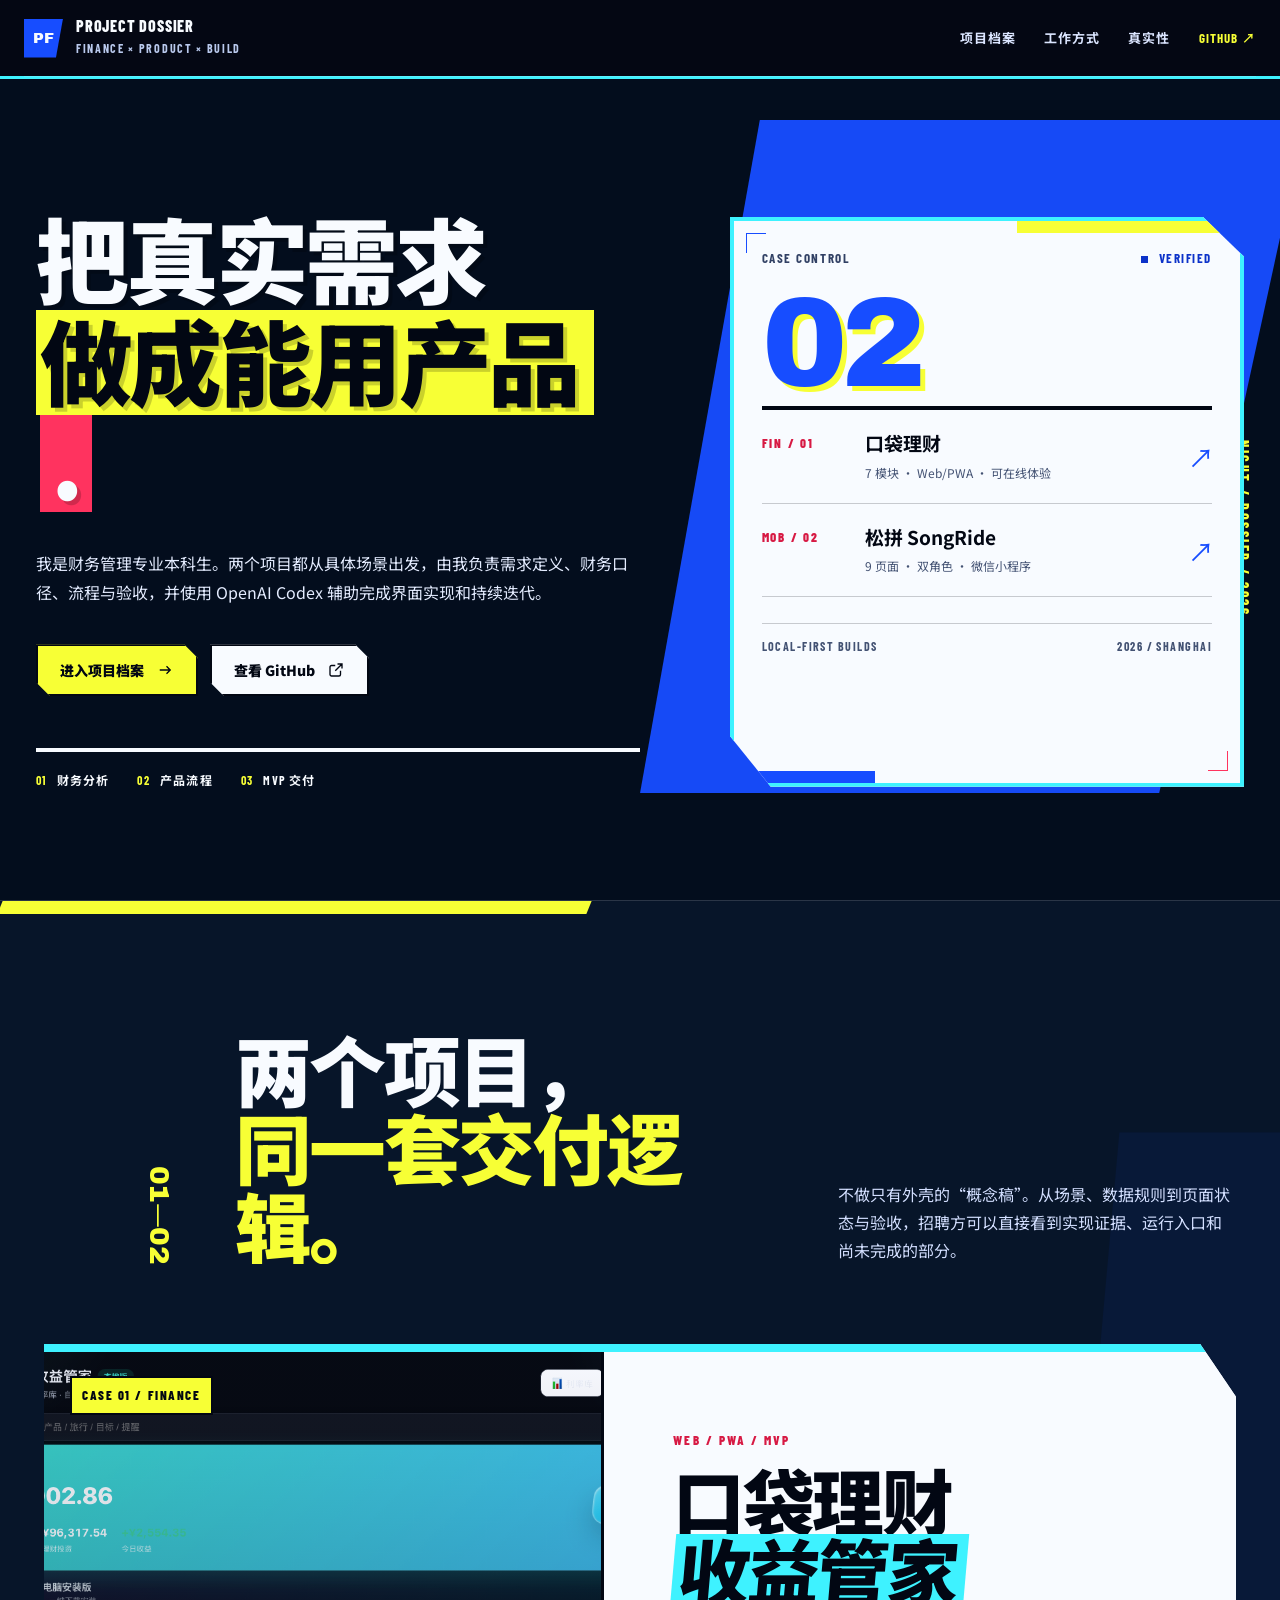
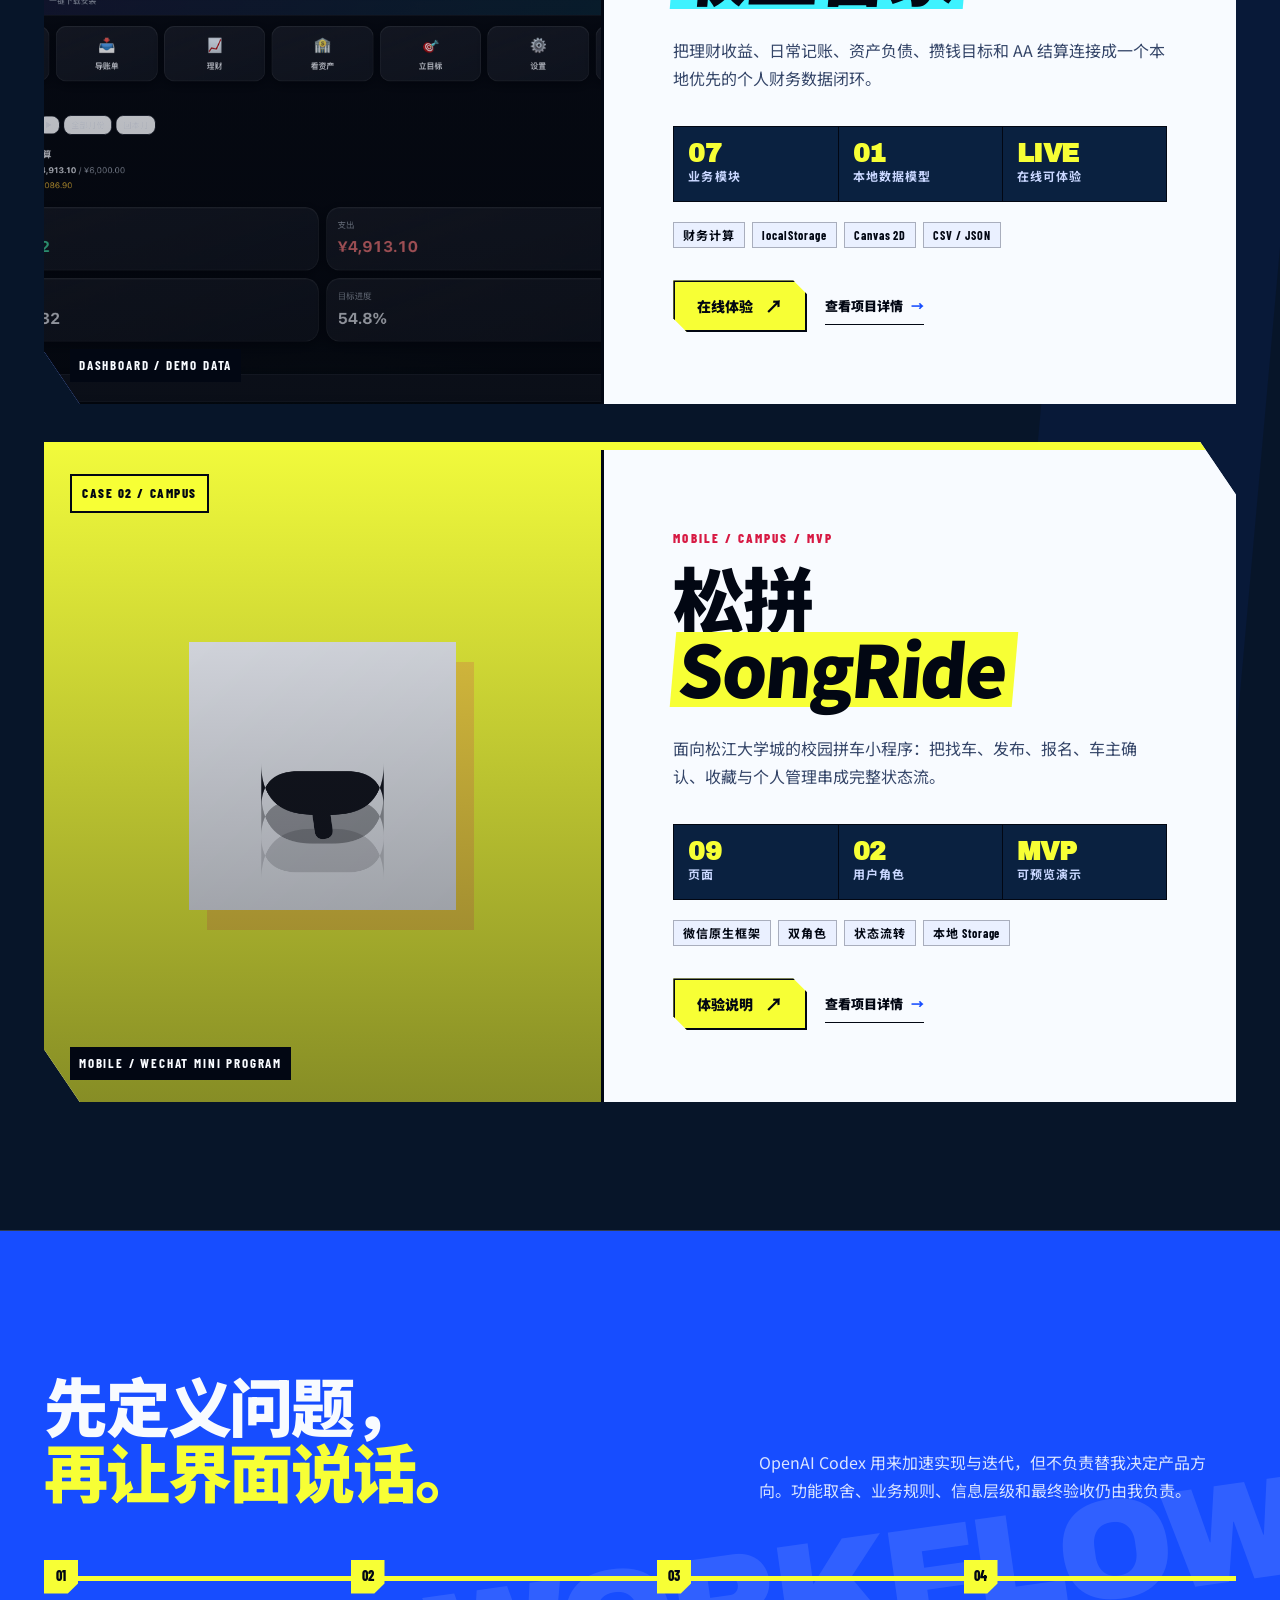
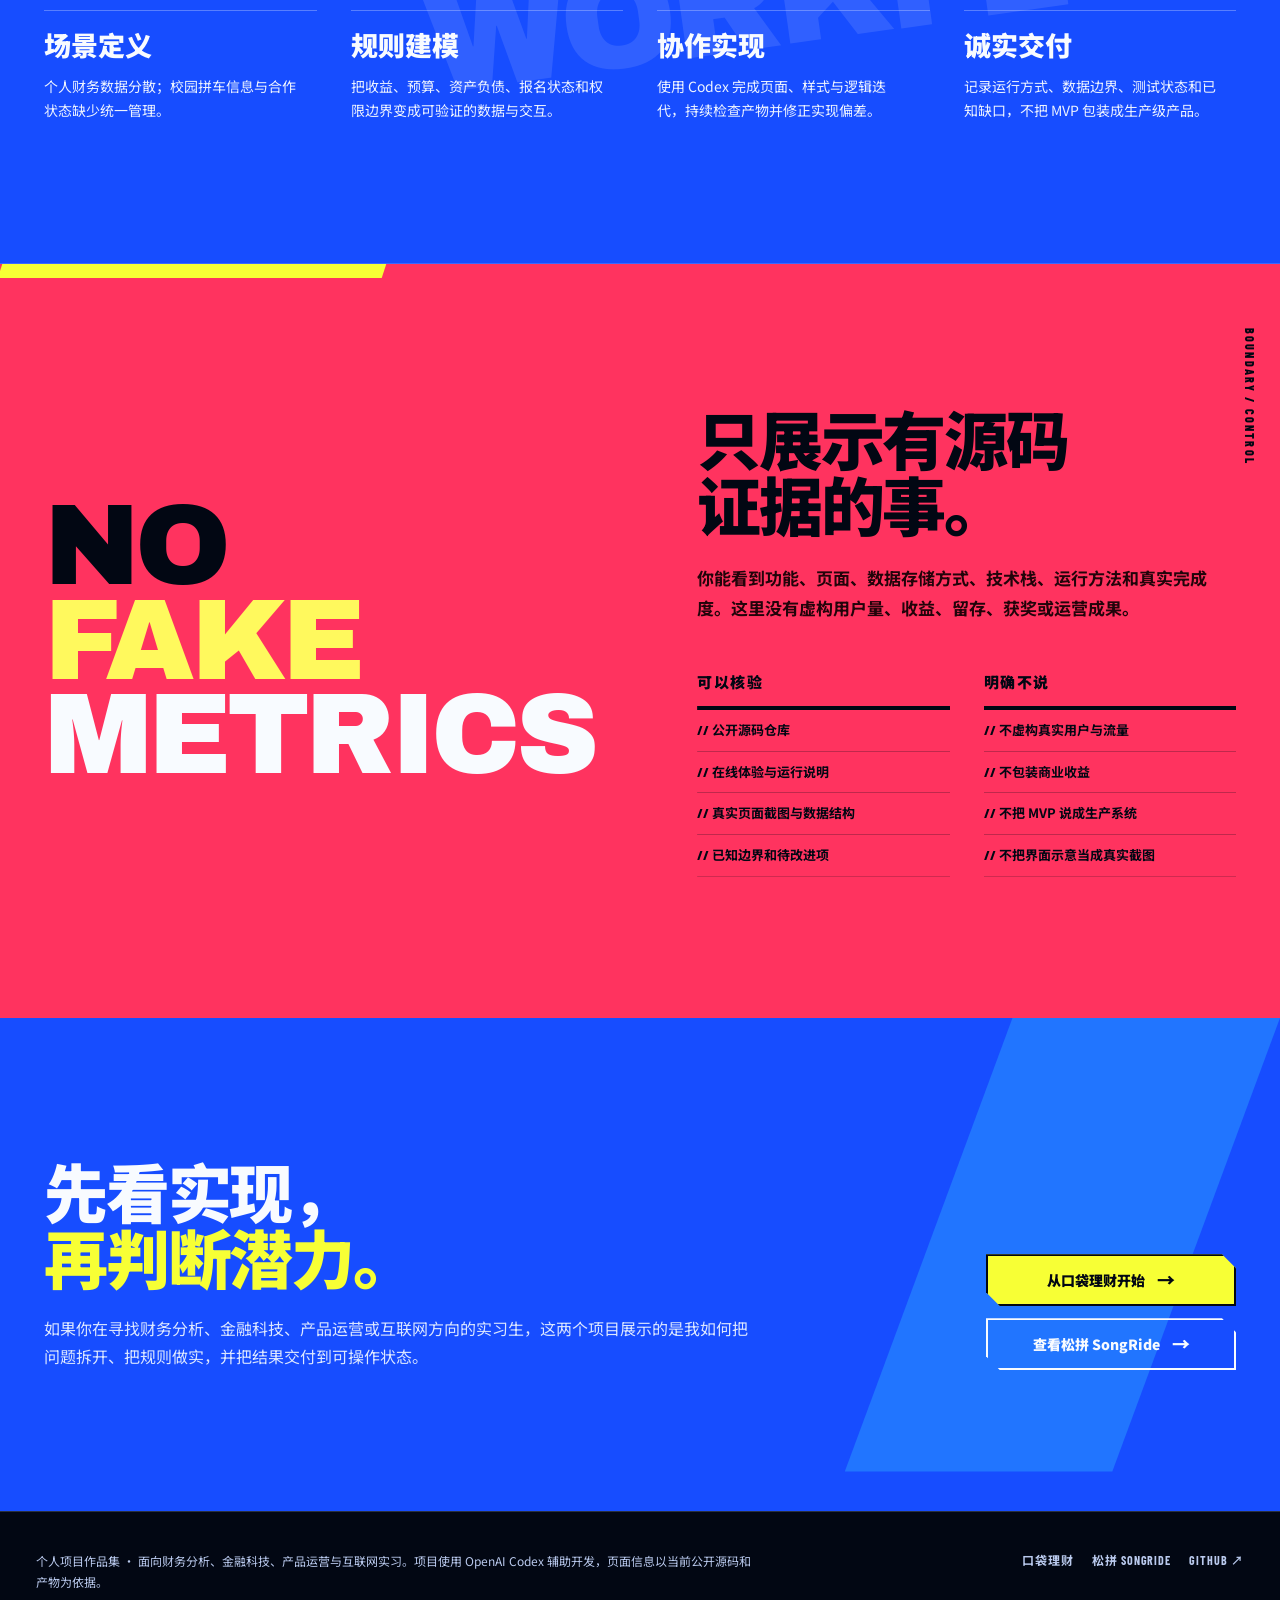
<file: index.html>
<!doctype html>
<html lang="zh-CN">
<head>
  <meta charset="utf-8">
  <meta name="viewport" content="width=device-width, initial-scale=1">
  <meta name="theme-color" content="#060915">
  <meta name="description" content="财务管理本科生个人项目作品集：口袋理财个人财务 Web/PWA MVP 与松拼 SongRide 校园拼车微信小程序。">
  <title>个人项目作品集｜财务背景 × 产品实践 × AI 协作开发</title>
  <link rel="icon" href="assets/favicon.svg" type="image/svg+xml">
  <meta property="og:type" content="website">
  <meta property="og:title" content="个人项目作品集｜财务背景 × 产品实践 × AI 协作开发">
  <meta property="og:description" content="财务管理本科生双项目作品集：口袋理财 Web/PWA MVP 与松拼 SongRide 校园拼车小程序。">
  <meta property="og:url" content="https://99509340-svg.github.io/project-showcase/">
  <meta property="og:image" content="https://99509340-svg.github.io/project-showcase/assets/images/social/portfolio-og.png">
  <meta property="og:image:width" content="1200">
  <meta property="og:image:height" content="630">
  <meta name="twitter:card" content="summary_large_image">
  <meta name="twitter:title" content="个人项目作品集｜财务背景 × 产品实践 × AI 协作开发">
  <meta name="twitter:description" content="财务管理本科生双项目作品集：口袋理财 Web/PWA MVP 与松拼 SongRide 校园拼车小程序。">
  <link rel="stylesheet" href="assets/css/site.css">
  <script>document.documentElement.classList.add('js');</script>
</head>
<body>
  <div class="intro-curtain" aria-hidden="true">
    <div class="intro-band intro-band-cyan"></div>
    <div class="intro-band intro-band-yellow"></div>
    <div class="intro-band intro-band-red"></div>
    <div class="intro-core">
      <span>PORTFOLIO // 2026</span>
      <strong>CASE<br>FILES</strong>
      <small>TWO PROJECTS · VERIFIED BUILD</small>
    </div>
    <div class="intro-scan"></div>
  </div>

  <header class="site-header" data-header>
    <div class="nav-shell">
      <a class="brand" href="index.html" aria-label="返回项目作品集首页">
        <span class="brand-mark">PF</span>
        <span class="brand-copy"><strong>PROJECT DOSSIER</strong><small>FINANCE × PRODUCT × BUILD</small></span>
      </a>
      <nav class="nav-links" aria-label="主导航">
        <a href="#projects">项目档案</a>
        <a href="#method">工作方式</a>
        <a href="#proof">真实性</a>
        <a class="nav-source" href="https://github.com/99509340-svg" target="_blank" rel="noreferrer">GITHUB <span aria-hidden="true">↗</span></a>
      </nav>
      <div class="progress-track" aria-hidden="true"><span class="scroll-progress"></span></div>
    </div>
  </header>

  <main>
    <section class="home-hero">
      <div class="home-hero-copy">
        <h1 class="hero-title">
          <span class="title-line"><span>把真实需求</span></span>
          <span class="title-line title-accent"><span>做成能用产品</span><i aria-hidden="true">.</i></span>
        </h1>
        <p class="hero-lede">我是财务管理专业本科生。两个项目都从具体场景出发，由我负责需求定义、财务口径、流程与验收，并使用 OpenAI Codex 辅助完成界面实现和持续迭代。</p>
        <div class="actions hero-actions">
          <a class="btn btn-primary magnet" href="#projects">
            <span>进入项目档案</span>
            <svg viewBox="0 0 24 24" fill="none" stroke="currentColor" stroke-width="1.8" aria-hidden="true"><path d="M5 12h14M14 7l5 5-5 5"/></svg>
          </a>
          <a class="btn btn-outline magnet" href="https://github.com/99509340-svg" target="_blank" rel="noreferrer">
            <span>查看 GitHub</span>
            <svg viewBox="0 0 24 24" fill="none" stroke="currentColor" stroke-width="1.8" aria-hidden="true"><path d="M14 4h6v6M20 4l-9 9M18 13v5a2 2 0 0 1-2 2H6a2 2 0 0 1-2-2V8a2 2 0 0 1 2-2h5"/></svg>
          </a>
        </div>
        <div class="hero-evidence">
          <span><b>01</b> 财务分析</span>
          <span><b>02</b> 产品流程</span>
          <span><b>03</b> MVP 交付</span>
        </div>
      </div>

      <aside class="hero-console" data-parallax>
        <div class="console-topline">
          <span>CASE CONTROL</span>
          <span class="console-live"><i></i> VERIFIED</span>
        </div>
        <div class="console-number" aria-hidden="true">02</div>
        <div class="console-list">
          <a href="pocket-licai.html">
            <span class="console-code">FIN / 01</span>
            <strong>口袋理财</strong>
            <small>7 模块 · Web/PWA · 可在线体验</small>
            <i aria-hidden="true">↗</i>
          </a>
          <a href="songpin.html">
            <span class="console-code">MOB / 02</span>
            <strong>松拼 SongRide</strong>
            <small>9 页面 · 双角色 · 微信小程序</small>
            <i aria-hidden="true">↗</i>
          </a>
        </div>
        <div class="console-bottom">
          <span>LOCAL-FIRST BUILDS</span>
          <span>2026 / SHANGHAI</span>
        </div>
        <div class="console-corner console-corner-a" aria-hidden="true"></div>
        <div class="console-corner console-corner-b" aria-hidden="true"></div>
      </aside>
    </section>

    <section class="case-arena" id="projects">
      <div class="section-shell">
        <div class="chapter-intro" data-reveal="mask">
          <div class="chapter-slash" aria-hidden="true">01—02</div>
          <h2>两个项目，<br><span>同一套交付逻辑。</span></h2>
          <p>不做只有外壳的“概念稿”。从场景、数据规则到页面状态与验收，招聘方可以直接看到实现证据、运行入口和尚未完成的部分。</p>
        </div>

        <article class="case-panel case-pocket" data-case-panel>
          <a class="case-visual" href="pocket-licai.html" aria-label="查看口袋理财项目档案">
            <span class="case-stamp">CASE 01 / FINANCE</span>
            <img src="assets/images/pocket/home-desktop.png" alt="口袋理财首页仪表盘，展示净资产、预算、收支与目标进度">
            <span class="case-visual-scan" aria-hidden="true"></span>
            <span class="case-visual-caption">DASHBOARD / DEMO DATA</span>
          </a>
          <div class="case-body">
            <div class="case-heading">
              <span class="case-kicker">WEB / PWA / MVP</span>
              <h2><a href="pocket-licai.html">口袋理财<br><em>收益管家</em></a></h2>
            </div>
            <p>把理财收益、日常记账、资产负债、攒钱目标和 AA 结算连接成一个本地优先的个人财务数据闭环。</p>
            <div class="case-facts">
              <span><b>07</b> 业务模块</span>
              <span><b>01</b> 本地数据模型</span>
              <span><b>LIVE</b> 在线可体验</span>
            </div>
            <div class="case-tags">
              <span>财务计算</span><span>localStorage</span><span>Canvas 2D</span><span>CSV / JSON</span>
            </div>
            <div class="case-actions">
              <a class="btn btn-primary magnet" href="https://99509340-svg.github.io/pocket-licai/" target="_blank" rel="noreferrer">在线体验 <span aria-hidden="true">↗</span></a>
              <a class="case-link" href="pocket-licai.html">查看项目详情 <span aria-hidden="true">→</span></a>
            </div>
          </div>
          <div class="case-index" aria-hidden="true">01</div><!-- impeccable-disable-line low-contrast: decorative aria-hidden case index -->
        </article>

        <article class="case-panel case-songpin" data-case-panel>
          <a class="case-visual case-visual-songpin" href="songpin.html" aria-label="查看松拼 SongRide 项目档案">
            <span class="case-stamp">CASE 02 / CAMPUS</span>
            <img src="assets/images/brand/songpin-logo.png" alt="松拼 SongRide 松饼品牌标识">
            <span class="case-visual-scan" aria-hidden="true"></span>
            <span class="case-visual-caption">MOBILE / WECHAT MINI PROGRAM</span>
          </a>
          <div class="case-body">
            <div class="case-heading">
              <span class="case-kicker">MOBILE / CAMPUS / MVP</span>
              <h2><a href="songpin.html">松拼<br><em>SongRide</em></a></h2>
            </div>
            <p>面向松江大学城的校园拼车小程序：把找车、发布、报名、车主确认、收藏与个人管理串成完整状态流。</p>
            <div class="case-facts">
              <span><b>09</b> 页面</span>
              <span><b>02</b> 用户角色</span>
              <span><b>MVP</b> 可预览演示</span>
            </div>
            <div class="case-tags">
              <span>微信原生框架</span><span>双角色</span><span>状态流转</span><span>本地 Storage</span>
            </div>
            <div class="case-actions">
              <button class="btn btn-primary magnet" type="button" data-dialog-open="songpinExperience">体验说明 <span aria-hidden="true">↗</span></button>
              <a class="case-link" href="songpin.html">查看项目详情 <span aria-hidden="true">→</span></a>
            </div>
          </div>
          <div class="case-index" aria-hidden="true">02</div><!-- impeccable-disable-line low-contrast: decorative aria-hidden case index -->
        </article>
      </div>
    </section>

    <section class="method-section" id="method">
      <div class="section-shell">
        <div class="method-head" data-reveal="mask">
          <h2>先定义问题，<br><span>再让界面说话。</span></h2>
          <p>OpenAI Codex 用来加速实现与迭代，但不负责替我决定产品方向。功能取舍、业务规则、信息层级和最终验收仍由我负责。</p>
        </div>
        <div class="method-track" data-sequence>
          <div class="method-line" aria-hidden="true"></div>
          <div class="method-step">
            <span class="method-node">01</span>
            <h3>场景定义</h3>
            <p>个人财务数据分散；校园拼车信息与合作状态缺少统一管理。</p>
          </div>
          <div class="method-step">
            <span class="method-node">02</span>
            <h3>规则建模</h3>
            <p>把收益、预算、资产负债、报名状态和权限边界变成可验证的数据与交互。</p>
          </div>
          <div class="method-step">
            <span class="method-node">03</span>
            <h3>协作实现</h3>
            <p>使用 Codex 完成页面、样式与逻辑迭代，持续检查产物并修正实现偏差。</p>
          </div>
          <div class="method-step">
            <span class="method-node">04</span>
            <h3>诚实交付</h3>
            <p>记录运行方式、数据边界、测试状态和已知缺口，不把 MVP 包装成生产级产品。</p>
          </div>
        </div>
      </div>
    </section>

    <section class="truth-section" id="proof">
      <div class="section-shell truth-grid">
        <div class="truth-mark" data-reveal="mark">
          <span>NO</span>
          <span>FAKE</span>
          <span>METRICS</span>
        </div>
        <div class="truth-copy" data-reveal="copy">
          <h2>只展示有源码证据的事。</h2>
          <p>你能看到功能、页面、数据存储方式、技术栈、运行方法和真实完成度。这里没有虚构用户量、收益、留存、获奖或运营成果。</p>
          <div class="truth-columns">
            <div>
              <h3>可以核验</h3>
              <ul><li>公开源码仓库</li><li>在线体验与运行说明</li><li>真实页面截图与数据结构</li><li>已知边界和待改进项</li></ul>
            </div>
            <div>
              <h3>明确不说</h3>
              <ul><li>不虚构真实用户与流量</li><li>不包装商业收益</li><li>不把 MVP 说成生产系统</li><li>不把界面示意当成真实截图</li></ul>
            </div>
          </div>
        </div>
      </div>
    </section>

    <section class="closing-section">
      <div class="section-shell closing-grid" data-reveal="mask">
        <div>
          <h2>先看实现，<br><span>再判断潜力。</span></h2>
          <p>如果你在寻找财务分析、金融科技、产品运营或互联网方向的实习生，这两个项目展示的是我如何把问题拆开、把规则做实，并把结果交付到可操作状态。</p>
        </div>
        <div class="closing-actions">
          <a class="btn btn-primary magnet" href="pocket-licai.html">从口袋理财开始 <span aria-hidden="true">→</span></a>
          <a class="btn btn-outline magnet" href="songpin.html">查看松拼 SongRide <span aria-hidden="true">→</span></a>
        </div>
      </div>
    </section>
  </main>

  <dialog id="songpinExperience" aria-labelledby="experienceTitle">
    <div class="dialog-inner">
      <div class="dialog-head">
        <div>
          <span class="dialog-code">MOBILE EXPERIENCE / PENDING</span>
          <h2 id="experienceTitle">松拼体验码待更新</h2>
        </div>
        <button class="dialog-close" type="button" data-dialog-close aria-label="关闭体验说明">×</button>
      </div>
      <p class="dialog-body">松拼 SongRide 是微信小程序 MVP。微信开发者工具预览码已超时，当前未取得可用的新二维码，因此不提供可能失效的旧码。</p>
      <div class="qr-slot">
        <span class="qr-corner qr-corner-a" aria-hidden="true"></span>
        <span class="qr-corner qr-corner-b" aria-hidden="true"></span>
        <strong>CODE / OFFLINE</strong>
        <p>先查看公开源码与运行说明；取得新预览码后，此区域会替换为真实小程序码。</p>
      </div>
      <div class="dialog-actions actions">
        <a class="btn btn-primary" href="https://github.com/99509340-svg/songpin-miniprogram" target="_blank" rel="noreferrer">查看源码 <span aria-hidden="true">↗</span></a>
        <button class="btn btn-outline" type="button" data-dialog-close>关闭</button>
      </div>
    </div>
  </dialog>

  <footer class="site-footer">
    <div class="section-shell footer-row">
      <p>个人项目作品集 · 面向财务分析、金融科技、产品运营与互联网实习。项目使用 OpenAI Codex 辅助开发，页面信息以当前公开源码和产物为依据。</p>
      <nav class="footer-nav" aria-label="页脚导航">
        <a href="pocket-licai.html">口袋理财</a>
        <a href="songpin.html">松拼 SongRide</a>
        <a href="https://github.com/99509340-svg" target="_blank" rel="noreferrer">GitHub ↗</a>
      </nav>
    </div>
  </footer>

  <script src="assets/js/site.js"></script>
</body>
</html>
</file>
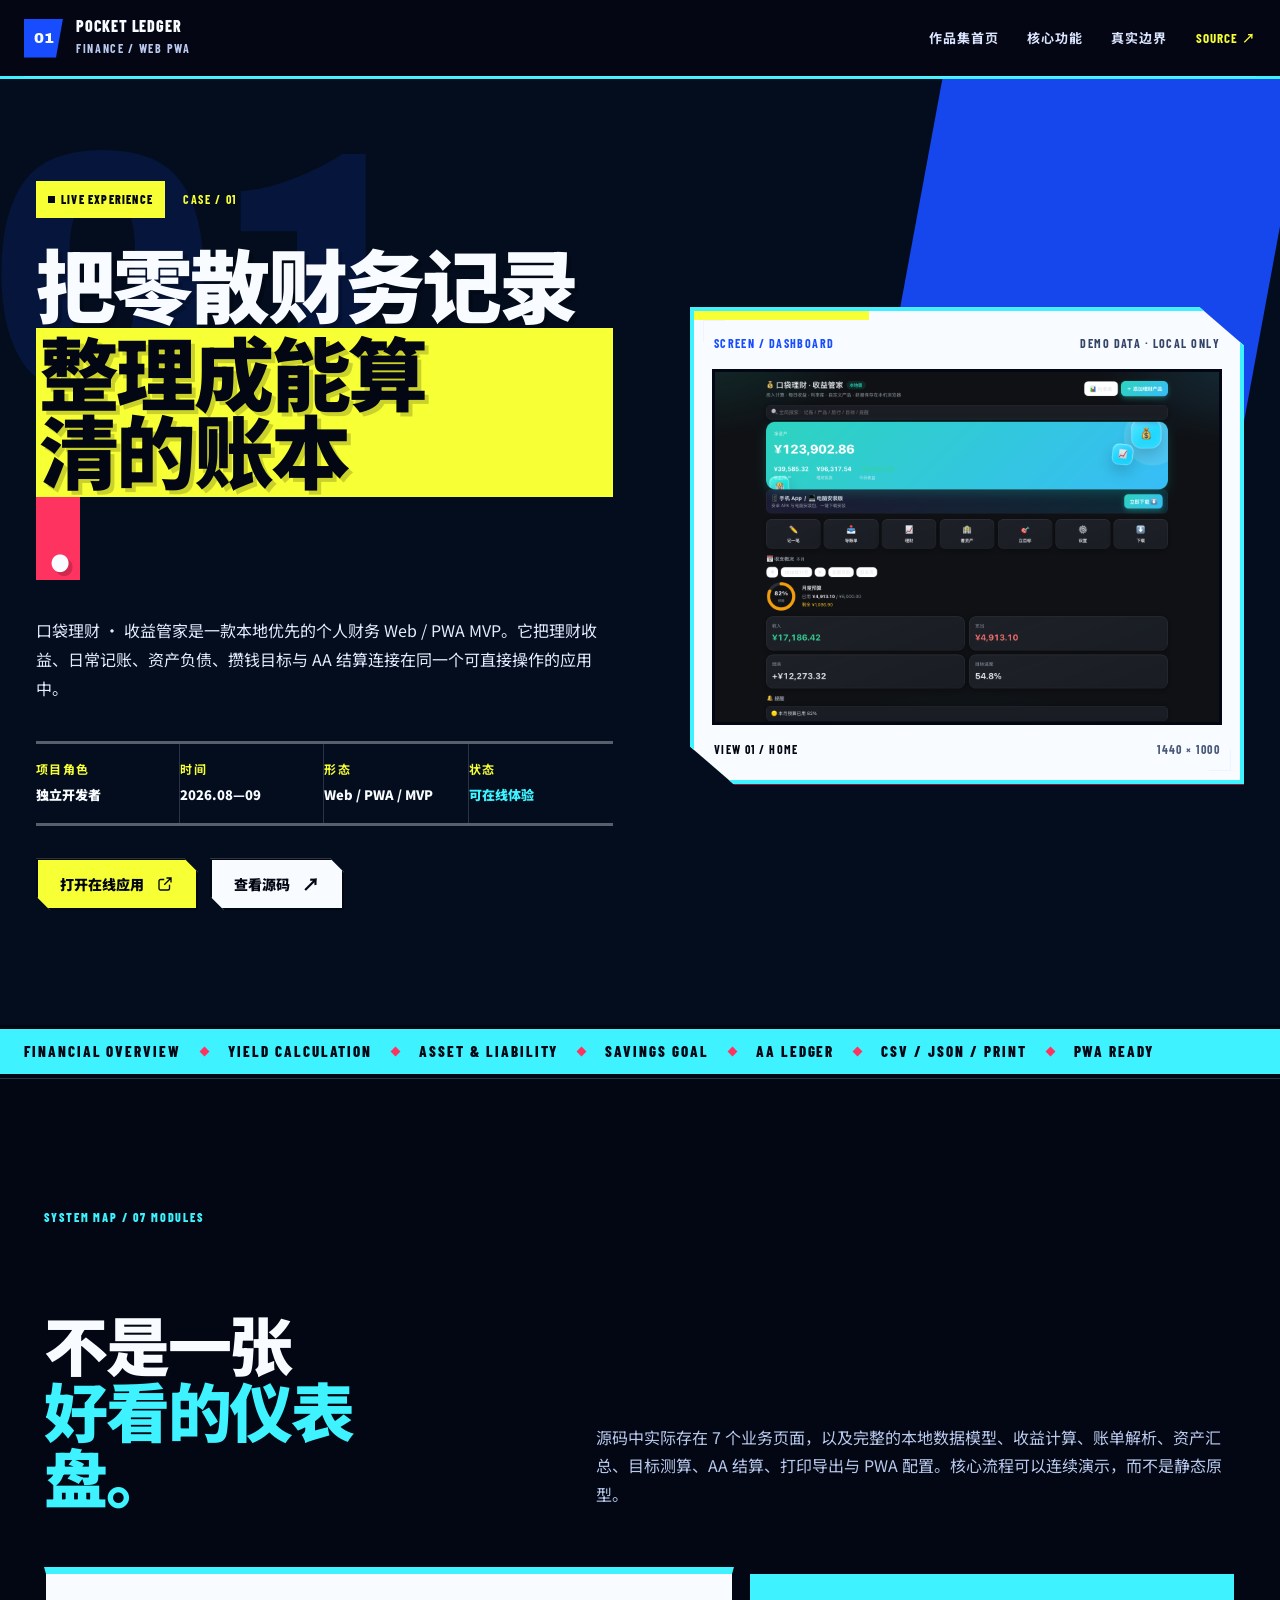
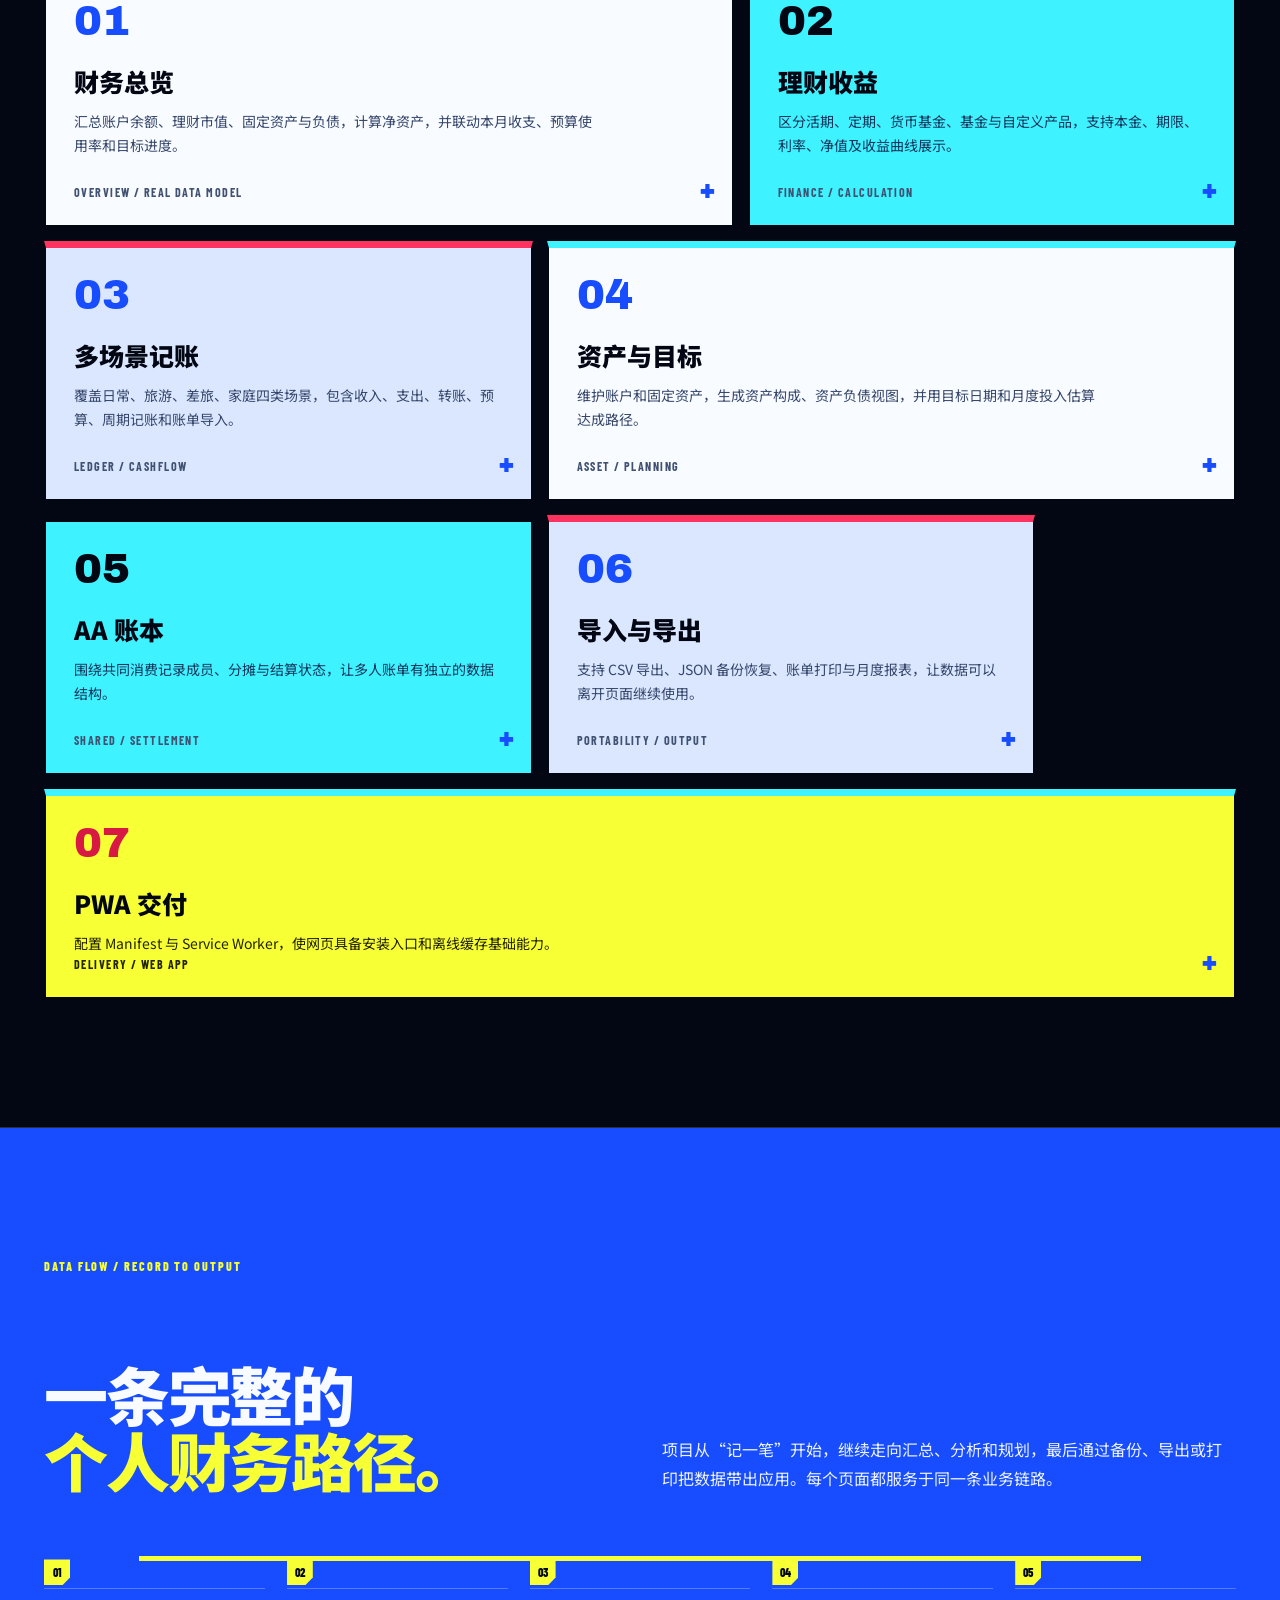
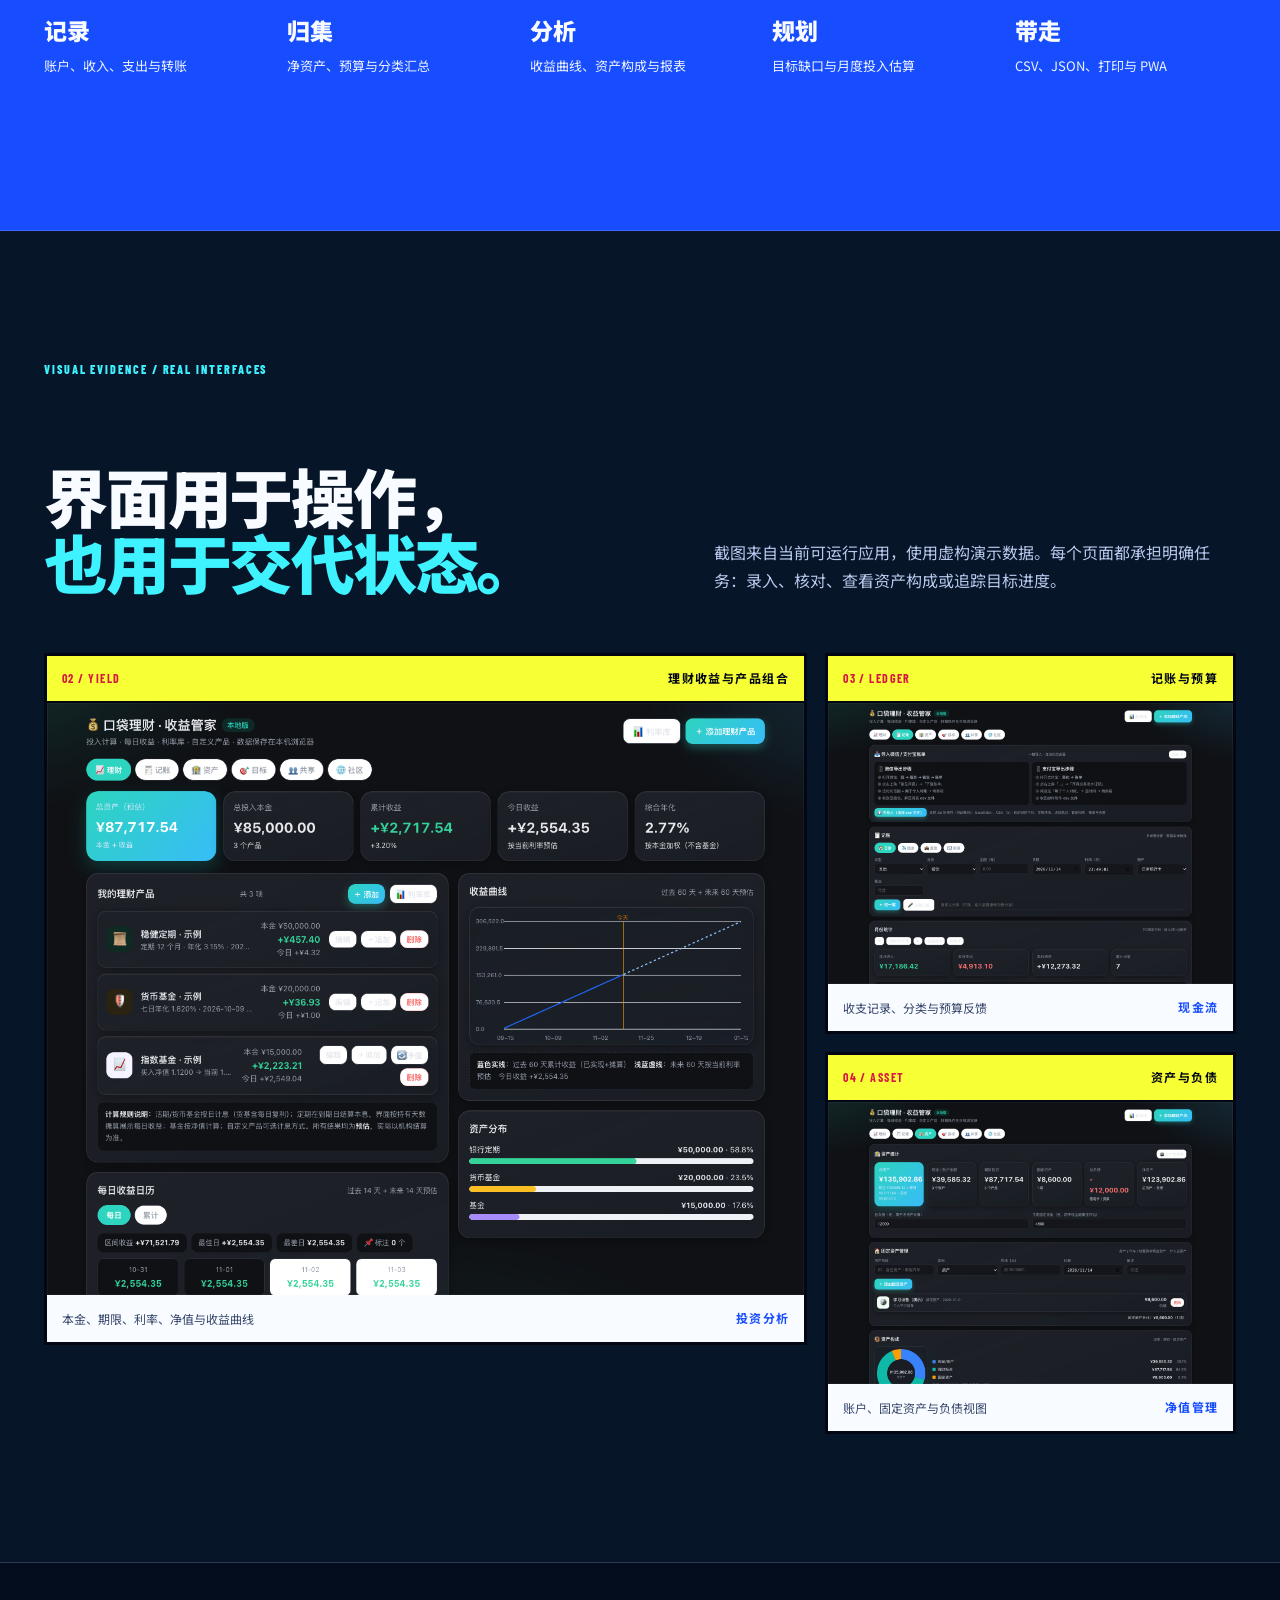
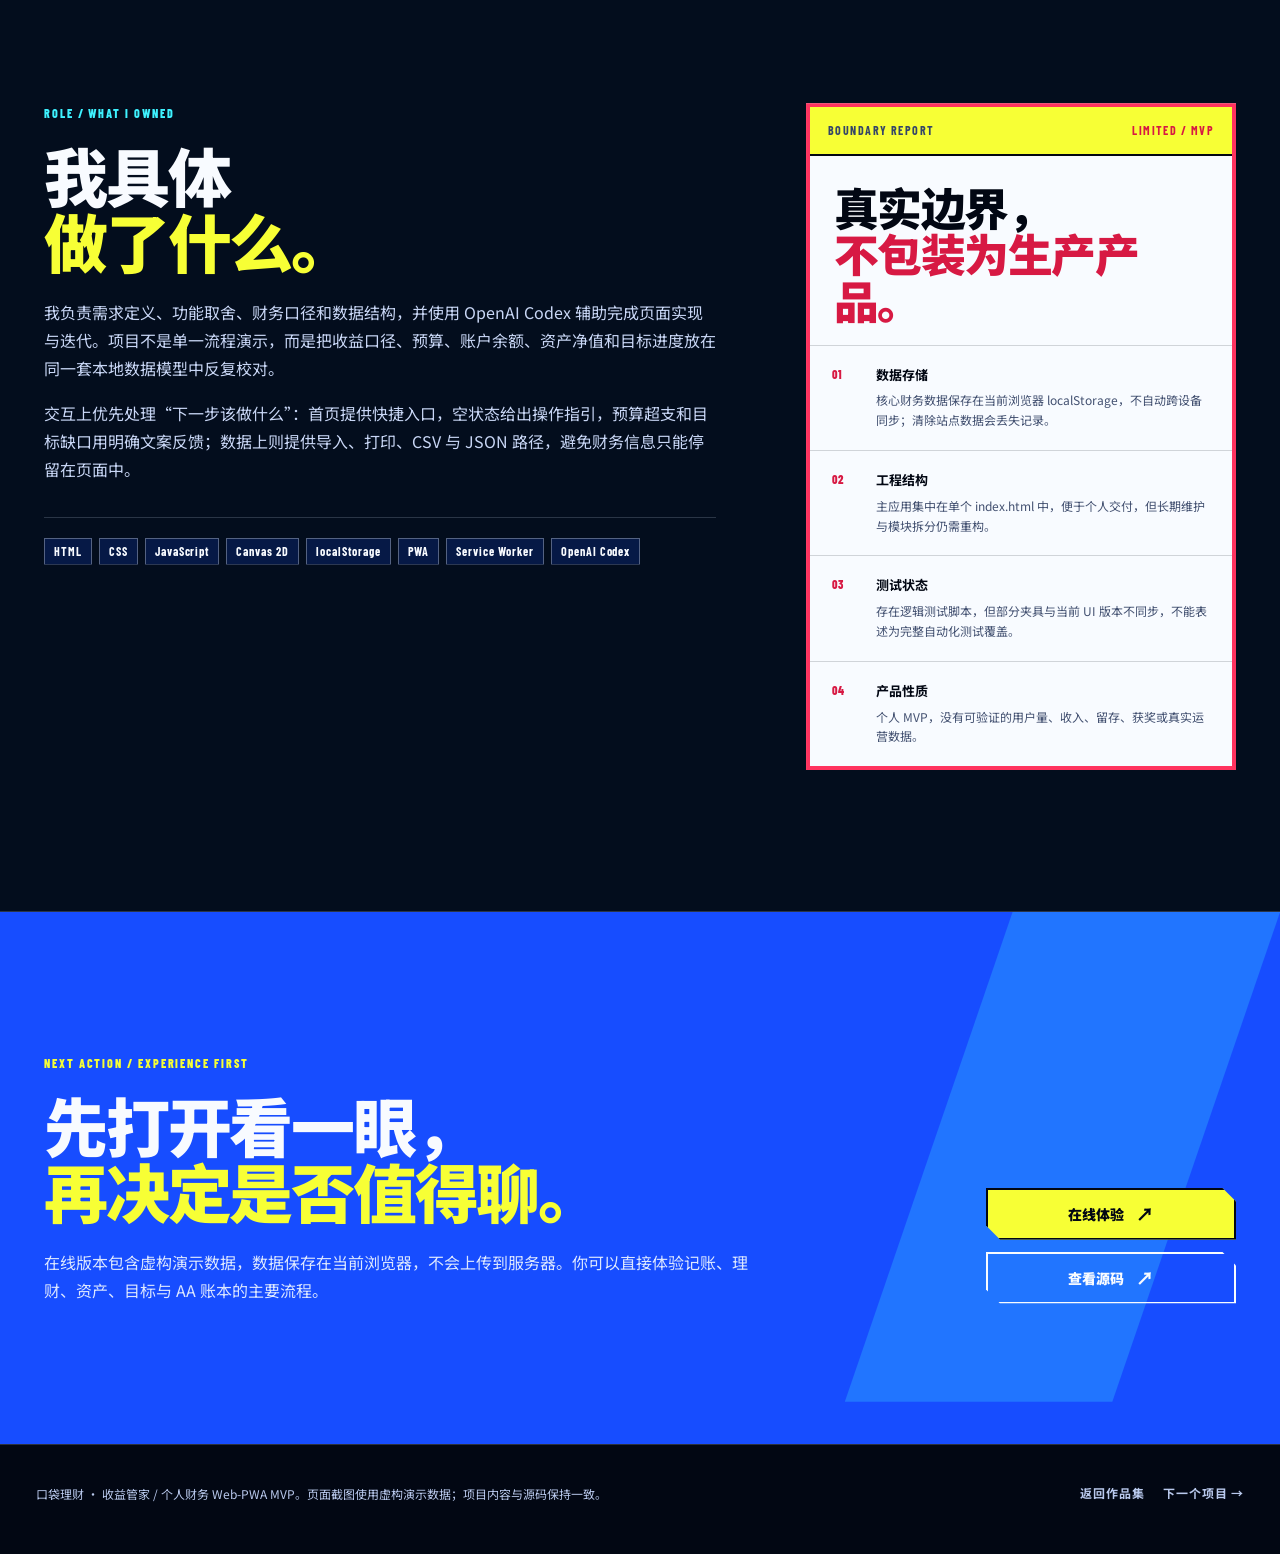
<file: pocket-licai.html>
<!doctype html>
<html lang="zh-CN">
<head>
  <meta charset="utf-8">
  <meta name="viewport" content="width=device-width, initial-scale=1">
  <meta name="theme-color" content="#060915">
  <meta name="description" content="口袋理财 · 收益管家：本地优先的个人财务 Web/PWA MVP，覆盖理财收益、记账、资产、目标与 AA 结算。">
  <title>口袋理财 · 收益管家｜个人财务 Web/PWA MVP</title>
  <link rel="icon" href="assets/favicon.svg" type="image/svg+xml">
  <meta property="og:type" content="website">
  <meta property="og:title" content="口袋理财 · 收益管家｜个人财务 Web/PWA MVP">
  <meta property="og:description" content="本地优先的个人财务 Web/PWA MVP，覆盖理财收益、记账、资产、目标与 AA 结算。">
  <meta property="og:url" content="https://99509340-svg.github.io/project-showcase/pocket-licai.html">
  <meta property="og:image" content="https://99509340-svg.github.io/project-showcase/assets/images/social/portfolio-og.png">
  <meta property="og:image:width" content="1200">
  <meta property="og:image:height" content="630">
  <meta name="twitter:card" content="summary_large_image">
  <meta name="twitter:title" content="口袋理财 · 收益管家｜个人财务 Web/PWA MVP">
  <meta name="twitter:description" content="本地优先的个人财务 Web/PWA MVP，覆盖理财收益、记账、资产、目标与 AA 结算。">
  <link rel="stylesheet" href="assets/css/site.css">
  <script>document.documentElement.classList.add('js');</script>
</head>
<body class="project-page pocket-page">
  <div class="intro-curtain pocket-intro" aria-hidden="true">
    <div class="intro-band intro-band-cyan"></div>
    <div class="intro-band intro-band-yellow"></div>
    <div class="intro-band intro-band-red"></div>
    <div class="intro-core">
      <span>FINANCE CASE // 01</span>
      <strong>POCKET<br>LEDGER</strong>
      <small>LOCAL-FIRST · WEB / PWA · MVP</small>
    </div>
    <div class="intro-scan"></div>
  </div>

  <header class="site-header" data-header>
    <div class="nav-shell">
      <a class="brand" href="index.html" aria-label="返回项目作品集首页">
        <span class="brand-mark">01</span>
        <span class="brand-copy"><strong>POCKET LEDGER</strong><small>FINANCE / WEB PWA</small></span>
      </a>
      <nav class="nav-links" aria-label="主导航">
        <a href="index.html">作品集首页</a>
        <a href="#system">核心功能</a>
        <a href="#boundary">真实边界</a>
        <a class="nav-source" href="https://github.com/99509340-svg/pocket-licai" target="_blank" rel="noreferrer">SOURCE <span aria-hidden="true">↗</span></a>
      </nav>
      <div class="progress-track" aria-hidden="true"><span class="scroll-progress"></span></div>
    </div>
  </header>

  <main>
    <section class="case-hero pocket-hero">
      <div class="section-shell case-hero-grid">
        <div class="case-hero-copy">
          <div class="case-id-row">
            <span class="status-chip"><i></i> LIVE EXPERIENCE</span>
            <span class="case-id">CASE / 01</span>
          </div>
          <h1 class="hero-title">
            <span class="title-line"><span>把零散财务记录</span></span>
            <span class="title-line title-accent"><span>整理成能算清的账本</span><i aria-hidden="true">.</i></span>
          </h1>
          <p class="hero-lede">口袋理财 · 收益管家是一款本地优先的个人财务 Web / PWA MVP。它把理财收益、日常记账、资产负债、攒钱目标与 AA 结算连接在同一个可直接操作的应用中。</p>
          <dl class="case-meta">
            <div><dt>项目角色</dt><dd>独立开发者</dd></div>
            <div><dt>时间</dt><dd>2026.08—09</dd></div>
            <div><dt>形态</dt><dd>Web / PWA / MVP</dd></div>
            <div><dt>状态</dt><dd><span class="meta-live">可在线体验</span></dd></div>
          </dl>
          <div class="actions case-hero-actions">
            <a class="btn btn-primary magnet" href="https://99509340-svg.github.io/pocket-licai/" target="_blank" rel="noreferrer"><span>打开在线应用</span> <svg viewBox="0 0 24 24" fill="none" stroke="currentColor" stroke-width="1.8" aria-hidden="true"><path d="M14 4h6v6M20 4l-9 9M18 13v5a2 2 0 0 1-2 2H6a2 2 0 0 1-2-2V8a2 2 0 0 1 2-2h5"/></svg></a>
            <a class="btn btn-outline magnet" href="https://github.com/99509340-svg/pocket-licai" target="_blank" rel="noreferrer">查看源码 <span aria-hidden="true">↗</span></a>
          </div>
        </div>

        <div class="hero-media-window" data-parallax>
          <div class="media-hud">
            <span>SCREEN / DASHBOARD</span><span>DEMO DATA · LOCAL ONLY</span>
          </div>
          <div class="media-frame">
            <img src="assets/images/pocket/home-desktop.png" alt="口袋理财首页仪表盘，展示净资产、预算、收支与目标进度">
            <span class="media-scan" aria-hidden="true"></span>
          </div>
          <div class="media-footer"><span>VIEW 01 / HOME</span><span>1440 × 1000</span></div>
          <span class="hud-cross hud-cross-a" aria-hidden="true"></span>
          <span class="hud-cross hud-cross-b" aria-hidden="true"></span>
        </div>
      </div>
      <div class="case-marquee" aria-hidden="true">
        <div class="marquee-track"><span>FINANCIAL OVERVIEW</span><i></i><span>YIELD CALCULATION</span><i></i><span>ASSET &amp; LIABILITY</span><i></i><span>SAVINGS GOAL</span><i></i><span>AA LEDGER</span><i></i><span>CSV / JSON / PRINT</span><i></i><span>PWA READY</span></div>
      </div>
    </section>

    <section class="content-section" id="system">
      <div class="section-shell">
        <div class="section-heading" data-reveal="mask">
          <div class="section-code">SYSTEM MAP / 07 MODULES</div>
          <h2>不是一张<br><span>好看的仪表盘。</span></h2>
          <p>源码中实际存在 7 个业务页面，以及完整的本地数据模型、收益计算、账单解析、资产汇总、目标测算、AA 结算、打印导出与 PWA 配置。核心流程可以连续演示，而不是静态原型。</p>
        </div>

        <div class="module-grid" data-stagger>
          <article class="module-card module-card-wide">
            <span class="module-num">01</span>
            <div><h3>财务总览</h3><p>汇总账户余额、理财市值、固定资产与负债，计算净资产，并联动本月收支、预算使用率和目标进度。</p></div>
            <small>OVERVIEW / REAL DATA MODEL</small>
          </article>
          <article class="module-card">
            <span class="module-num">02</span>
            <div><h3>理财收益</h3><p>区分活期、定期、货币基金、基金与自定义产品，支持本金、期限、利率、净值及收益曲线展示。</p></div>
            <small>FINANCE / CALCULATION</small>
          </article>
          <article class="module-card">
            <span class="module-num">03</span>
            <div><h3>多场景记账</h3><p>覆盖日常、旅游、差旅、家庭四类场景，包含收入、支出、转账、预算、周期记账和账单导入。</p></div>
            <small>LEDGER / CASHFLOW</small>
          </article>
          <article class="module-card module-card-wide">
            <span class="module-num">04</span>
            <div><h3>资产与目标</h3><p>维护账户和固定资产，生成资产构成、资产负债视图，并用目标日期和月度投入估算达成路径。</p></div>
            <small>ASSET / PLANNING</small>
          </article>
          <article class="module-card">
            <span class="module-num">05</span>
            <div><h3>AA 账本</h3><p>围绕共同消费记录成员、分摊与结算状态，让多人账单有独立的数据结构。</p></div>
            <small>SHARED / SETTLEMENT</small>
          </article>
          <article class="module-card">
            <span class="module-num">06</span>
            <div><h3>导入与导出</h3><p>支持 CSV 导出、JSON 备份恢复、账单打印与月度报表，让数据可以离开页面继续使用。</p></div>
            <small>PORTABILITY / OUTPUT</small>
          </article>
          <article class="module-card module-card-accent">
            <span class="module-num">07</span>
            <div><h3>PWA 交付</h3><p>配置 Manifest 与 Service Worker，使网页具备安装入口和离线缓存基础能力。</p></div>
            <small>DELIVERY / WEB APP</small>
          </article>
        </div>
      </div>
    </section>

    <section class="flow-section">
      <div class="section-shell">
        <div class="section-heading compact-heading" data-reveal="mask">
          <div class="section-code">DATA FLOW / RECORD TO OUTPUT</div>
          <h2>一条完整的<br><span>个人财务路径。</span></h2>
          <p>项目从“记一笔”开始，继续走向汇总、分析和规划，最后通过备份、导出或打印把数据带出应用。每个页面都服务于同一条业务链路。</p>
        </div>
        <div class="flow-track" data-sequence aria-label="口袋理财核心业务路径">
          <span class="flow-line" aria-hidden="true"></span>
          <div class="flow-step"><span class="flow-dot">01</span><h3>记录</h3><p>账户、收入、支出与转账</p></div>
          <div class="flow-step"><span class="flow-dot">02</span><h3>归集</h3><p>净资产、预算与分类汇总</p></div>
          <div class="flow-step"><span class="flow-dot">03</span><h3>分析</h3><p>收益曲线、资产构成与报表</p></div>
          <div class="flow-step"><span class="flow-dot">04</span><h3>规划</h3><p>目标缺口与月度投入估算</p></div>
          <div class="flow-step"><span class="flow-dot">05</span><h3>带走</h3><p>CSV、JSON、打印与 PWA</p></div>
        </div>
      </div>
    </section>

    <section class="gallery-section">
      <div class="section-shell">
        <div class="section-heading gallery-heading" data-reveal="mask">
          <div class="section-code">VISUAL EVIDENCE / REAL INTERFACES</div>
          <h2>界面用于操作，<br><span>也用于交代状态。</span></h2>
          <p>截图来自当前可运行应用，使用虚构演示数据。每个页面都承担明确任务：录入、核对、查看资产构成或追踪目标进度。</p>
        </div>
        <div class="screen-gallery" data-stagger>
          <figure class="screen-panel screen-panel-wide">
            <div class="screen-top"><span>02 / YIELD</span><span>理财收益与产品组合</span></div>
            <div class="screen-image"><img src="assets/images/pocket/invest-desktop.png" alt="口袋理财收益管理页面"></div>
            <figcaption><span>本金、期限、利率、净值与收益曲线</span><span>投资分析</span></figcaption>
          </figure>
          <figure class="screen-panel">
            <div class="screen-top"><span>03 / LEDGER</span><span>记账与预算</span></div>
            <div class="screen-image"><img src="assets/images/pocket/ledger-desktop.png" alt="口袋理财记账与预算页面"></div>
            <figcaption><span>收支记录、分类与预算反馈</span><span>现金流</span></figcaption>
          </figure>
          <figure class="screen-panel">
            <div class="screen-top"><span>04 / ASSET</span><span>资产与负债</span></div>
            <div class="screen-image"><img src="assets/images/pocket/asset-desktop.png" alt="口袋理财资产与负债页面"></div>
            <figcaption><span>账户、固定资产与负债视图</span><span>净值管理</span></figcaption>
          </figure>
        </div>
      </div>
    </section>

    <section class="ownership-section">
      <div class="section-shell ownership-grid">
        <div class="ownership-copy" data-reveal="copy">
          <div class="section-code">ROLE / WHAT I OWNED</div>
          <h2>我具体<br><span>做了什么。</span></h2>
          <p>我负责需求定义、功能取舍、财务口径和数据结构，并使用 OpenAI Codex 辅助完成页面实现与迭代。项目不是单一流程演示，而是把收益口径、预算、账户余额、资产净值和目标进度放在同一套本地数据模型中反复校对。</p>
          <p>交互上优先处理“下一步该做什么”：首页提供快捷入口，空状态给出操作指引，预算超支和目标缺口用明确文案反馈；数据上则提供导入、打印、CSV 与 JSON 路径，避免财务信息只能停留在页面中。</p>
          <div class="tech-stack">
            <span>HTML</span><span>CSS</span><span>JavaScript</span><span>Canvas 2D</span><span>localStorage</span><span>PWA</span><span>Service Worker</span><span>OpenAI Codex</span>
          </div>
        </div>

        <aside class="boundary-panel" id="boundary" data-reveal="panel" aria-label="口袋理财真实边界">
          <div class="boundary-head"><span>BOUNDARY REPORT</span><span class="boundary-state">LIMITED / MVP</span></div>
          <h2>真实边界，<br><span>不包装为生产产品。</span></h2>
          <ul>
            <li><span>01</span><div><b>数据存储</b><p>核心财务数据保存在当前浏览器 localStorage，不自动跨设备同步；清除站点数据会丢失记录。</p></div></li>
            <li><span>02</span><div><b>工程结构</b><p>主应用集中在单个 index.html 中，便于个人交付，但长期维护与模块拆分仍需重构。</p></div></li>
            <li><span>03</span><div><b>测试状态</b><p>存在逻辑测试脚本，但部分夹具与当前 UI 版本不同步，不能表述为完整自动化测试覆盖。</p></div></li>
            <li><span>04</span><div><b>产品性质</b><p>个人 MVP，没有可验证的用户量、收入、留存、获奖或真实运营数据。</p></div></li>
          </ul>
        </aside>
      </div>
    </section>

    <section class="closing-section project-closing">
      <div class="section-shell closing-grid" data-reveal="mask">
        <div>
          <div class="section-code">NEXT ACTION / EXPERIENCE FIRST</div>
          <h2>先打开看一眼，<br><span>再决定是否值得聊。</span></h2>
          <p>在线版本包含虚构演示数据，数据保存在当前浏览器，不会上传到服务器。你可以直接体验记账、理财、资产、目标与 AA 账本的主要流程。</p>
        </div>
        <div class="closing-actions">
          <a class="btn btn-primary magnet" href="https://99509340-svg.github.io/pocket-licai/" target="_blank" rel="noreferrer">在线体验 <span aria-hidden="true">↗</span></a>
          <a class="btn btn-outline magnet" href="https://github.com/99509340-svg/pocket-licai" target="_blank" rel="noreferrer">查看源码 <span aria-hidden="true">↗</span></a>
        </div>
      </div>
    </section>
  </main>

  <footer class="site-footer">
    <div class="section-shell footer-row">
      <p>口袋理财 · 收益管家 / 个人财务 Web-PWA MVP。页面截图使用虚构演示数据；项目内容与源码保持一致。</p>
      <nav class="footer-nav"><a href="index.html">返回作品集</a><a href="songpin.html">下一个项目 →</a></nav>
    </div>
  </footer>

  <script src="assets/js/site.js"></script>
</body>
</html>
</file>
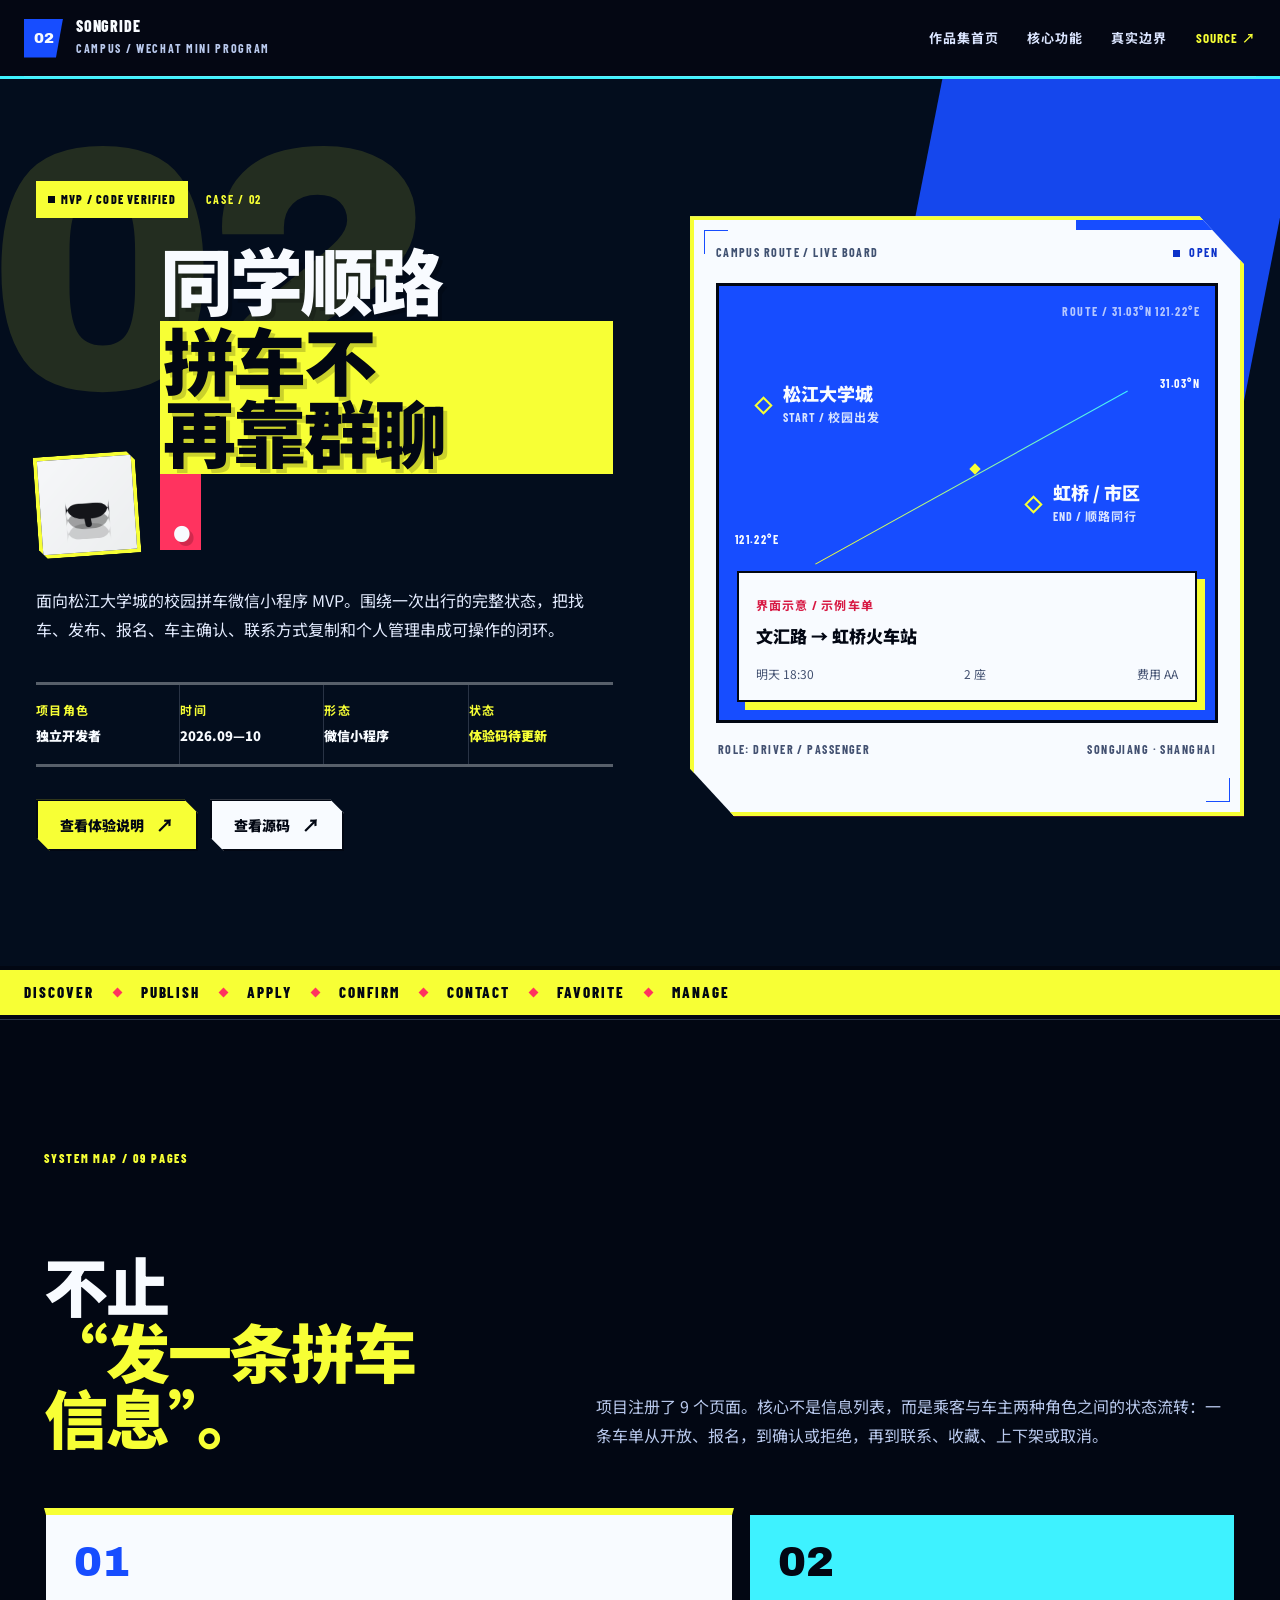
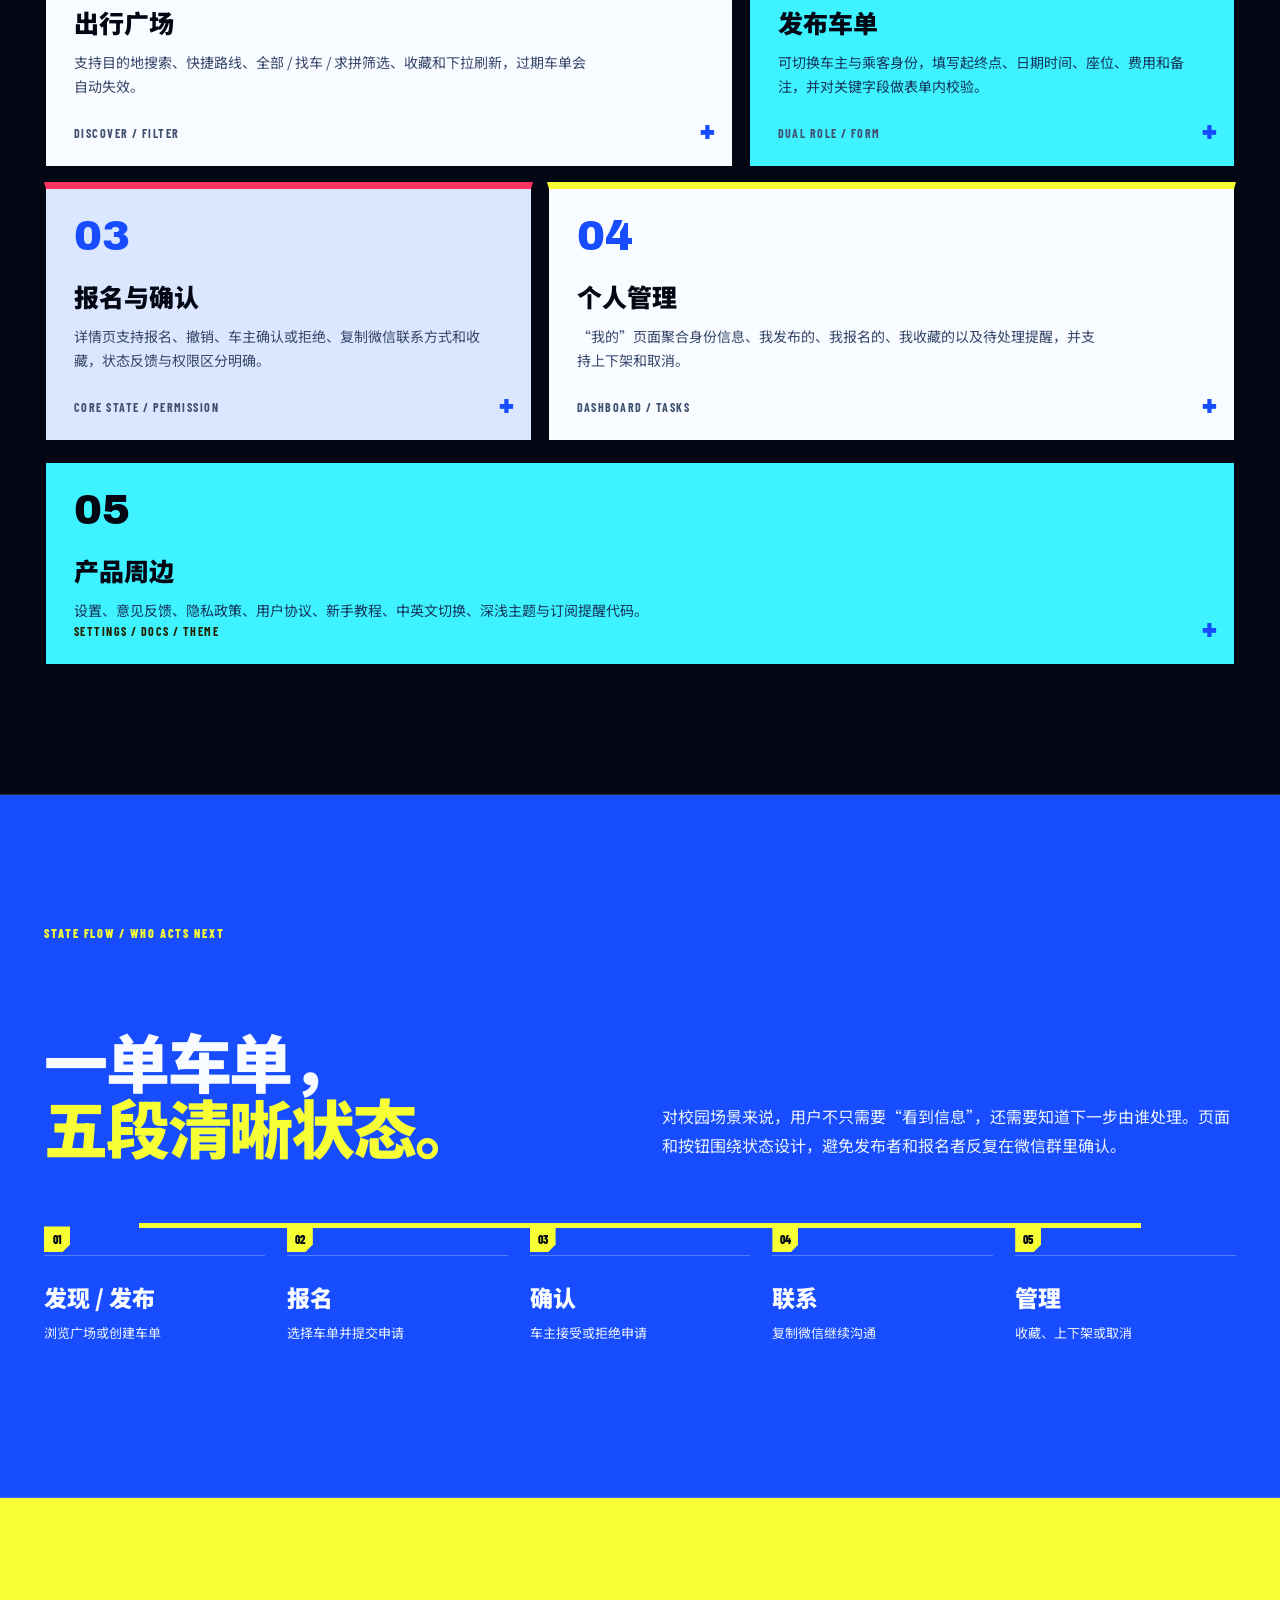
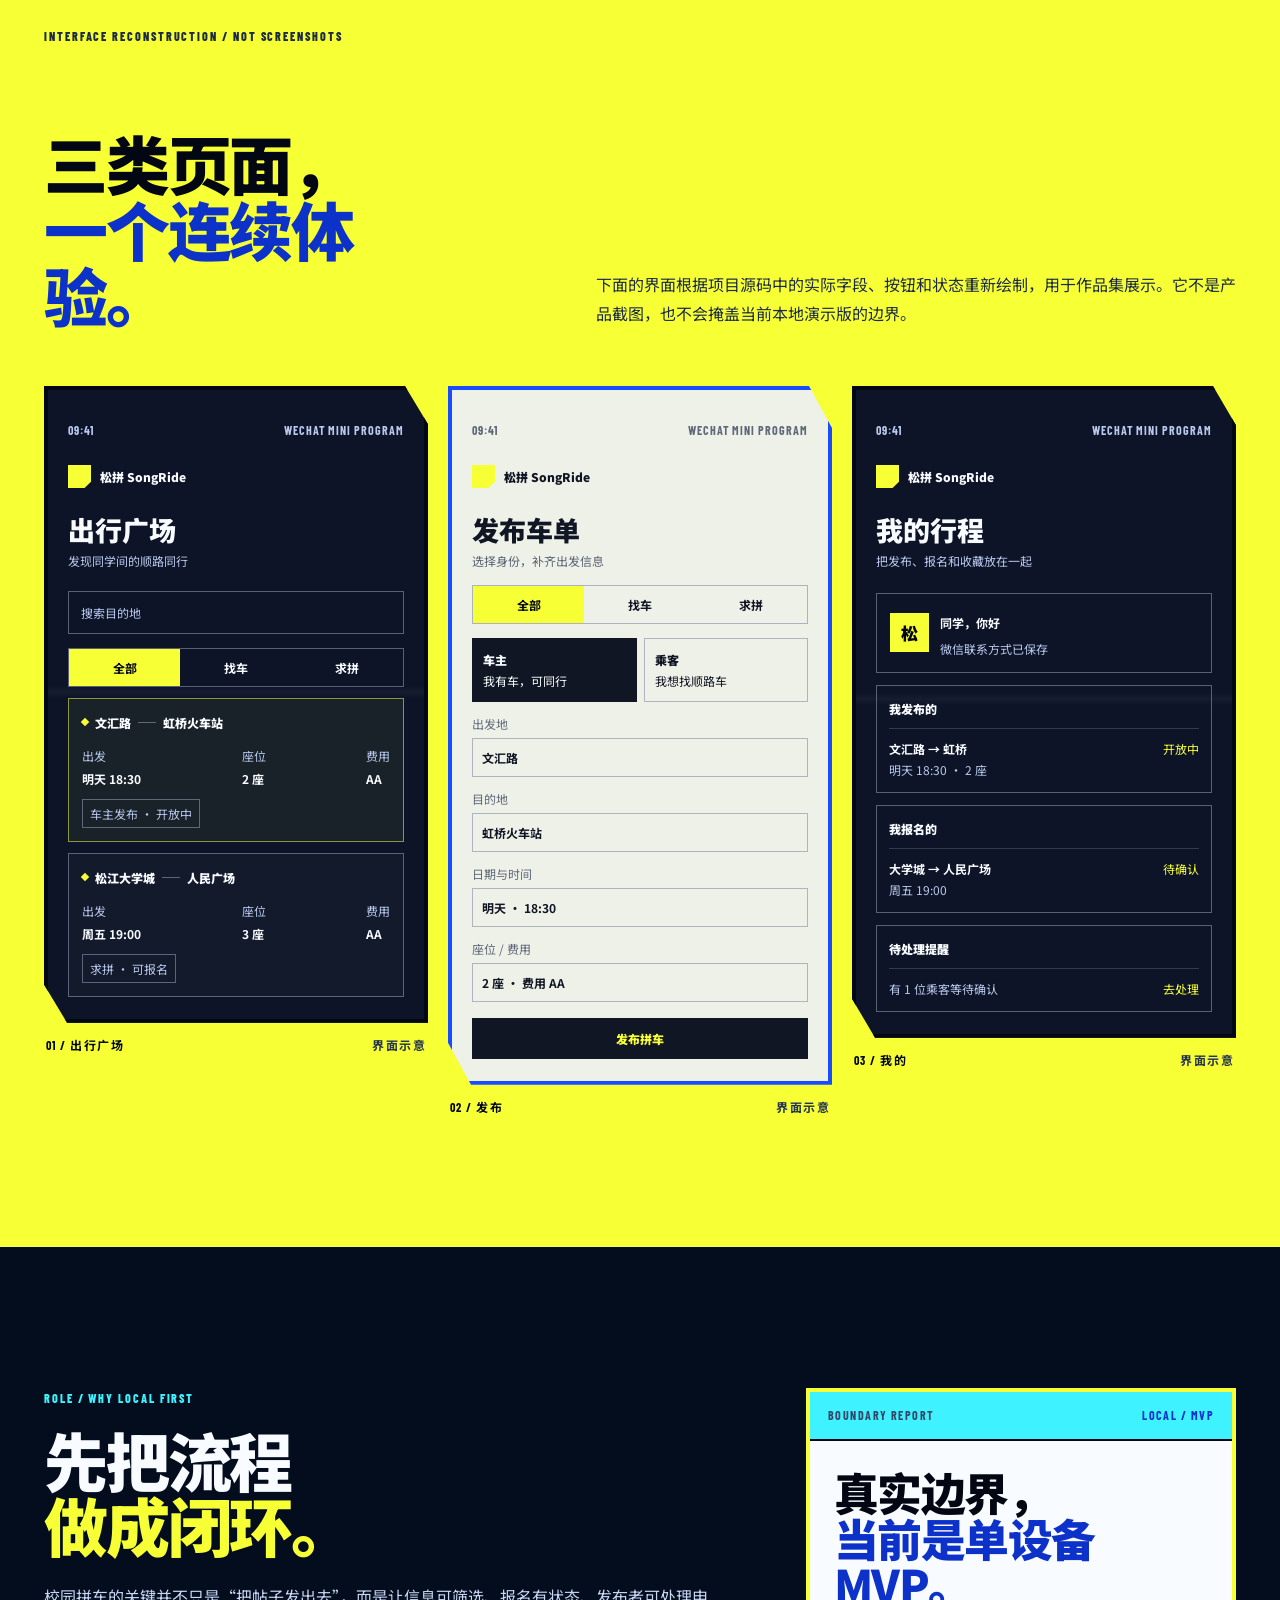
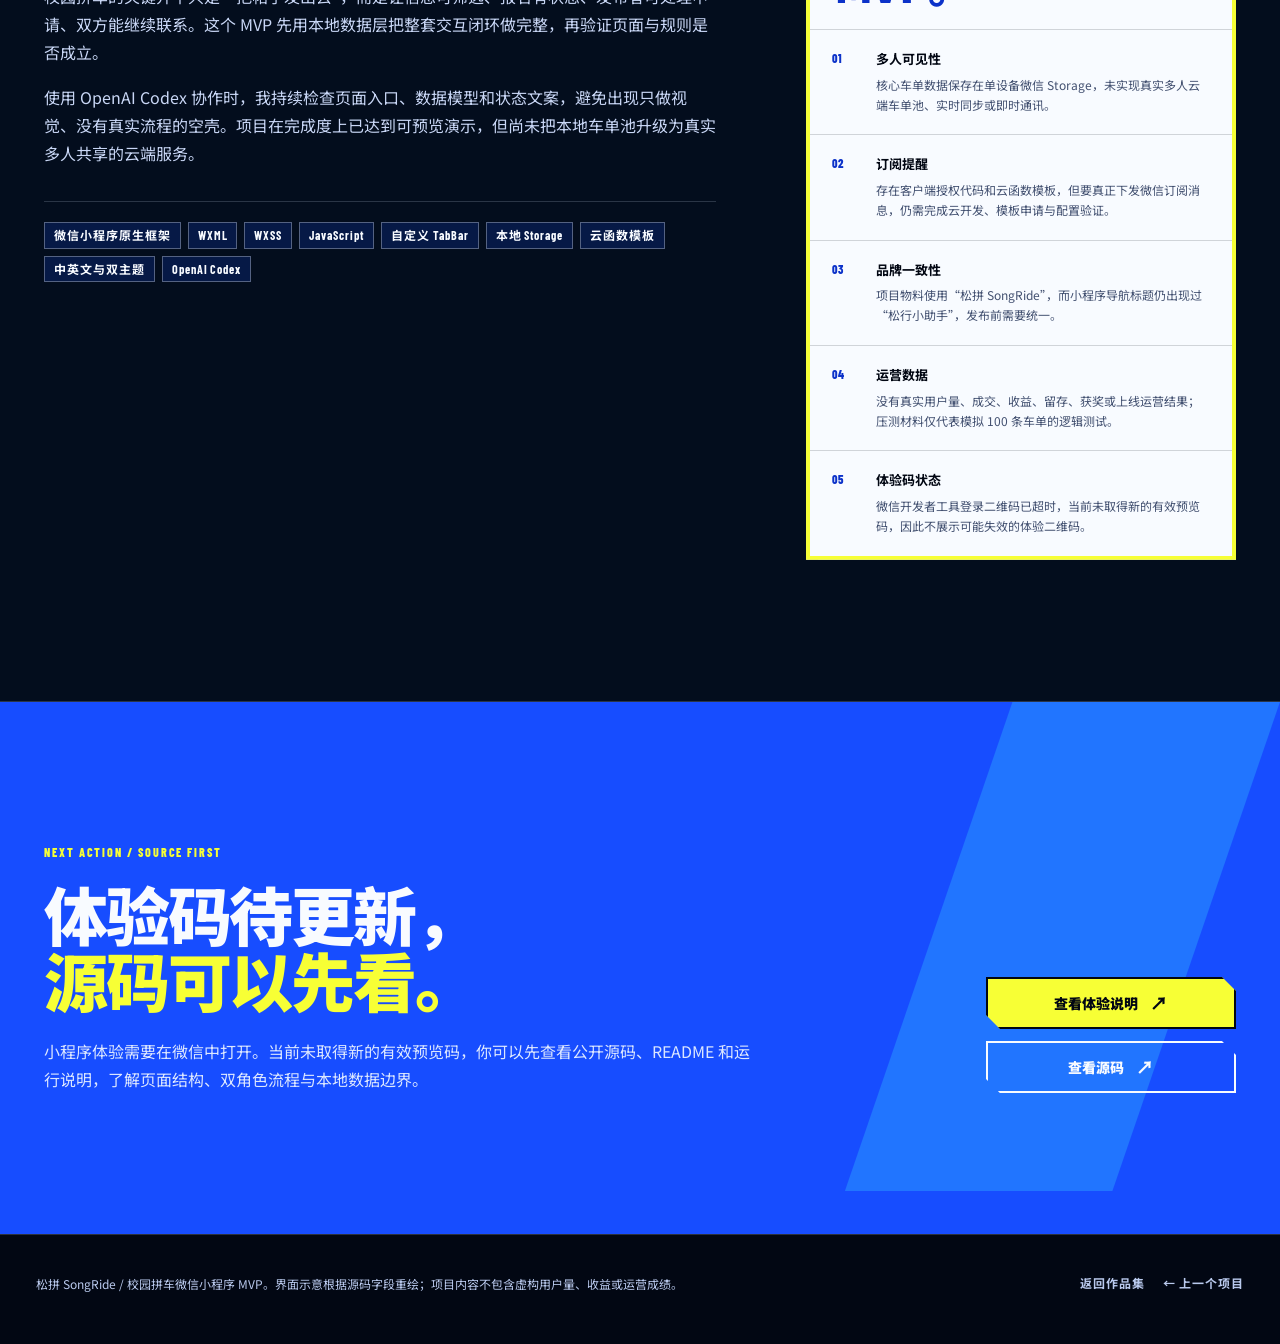
<file: songpin.html>
<!doctype html>
<html lang="zh-CN">
<head>
  <meta charset="utf-8">
  <meta name="viewport" content="width=device-width, initial-scale=1">
  <meta name="theme-color" content="#060915">
  <meta name="description" content="松拼 SongRide：面向松江大学城的校园拼车微信小程序 MVP，覆盖发布、浏览、报名、车主确认、收藏与个人管理。">
  <title>松拼 SongRide｜松江大学城拼车微信小程序 MVP</title>
  <link rel="icon" href="assets/favicon.svg" type="image/svg+xml">
  <meta property="og:type" content="website">
  <meta property="og:title" content="松拼 SongRide｜校园拼车微信小程序 MVP">
  <meta property="og:description" content="面向松江大学城的校园拼车微信小程序 MVP，覆盖发布、浏览、报名、车主确认、收藏与个人管理。">
  <meta property="og:url" content="https://99509340-svg.github.io/project-showcase/songpin.html">
  <meta property="og:image" content="https://99509340-svg.github.io/project-showcase/assets/images/social/portfolio-og.png">
  <meta property="og:image:width" content="1200">
  <meta property="og:image:height" content="630">
  <meta name="twitter:card" content="summary_large_image">
  <meta name="twitter:title" content="松拼 SongRide｜校园拼车微信小程序 MVP">
  <meta name="twitter:description" content="面向松江大学城的校园拼车微信小程序 MVP，覆盖发布、浏览、报名、车主确认、收藏与个人管理。">
  <link rel="stylesheet" href="assets/css/site.css">
  <script>document.documentElement.classList.add('js');</script>
</head>
<body class="project-page songpin-page">
  <div class="intro-curtain songpin-intro" aria-hidden="true">
    <div class="intro-band intro-band-yellow"></div>
    <div class="intro-band intro-band-red"></div>
    <div class="intro-band intro-band-cyan"></div>
    <div class="intro-core">
      <span>CAMPUS CASE // 02</span>
      <strong>SONG<br>RIDE</strong>
      <small>ROLE-BASED · LOCAL MVP · WECHAT</small>
    </div>
    <div class="intro-scan"></div>
  </div>

  <header class="site-header" data-header>
    <div class="nav-shell">
      <a class="brand" href="index.html" aria-label="返回项目作品集首页">
        <span class="brand-mark songpin-brand-mark">02</span>
        <span class="brand-copy"><strong>SONGRIDE</strong><small>CAMPUS / WECHAT MINI PROGRAM</small></span>
      </a>
      <nav class="nav-links" aria-label="主导航">
        <a href="index.html">作品集首页</a>
        <a href="#system">核心功能</a>
        <a href="#boundary">真实边界</a>
        <a class="nav-source" href="https://github.com/99509340-svg/songpin-miniprogram" target="_blank" rel="noreferrer">SOURCE <span aria-hidden="true">↗</span></a>
      </nav>
      <div class="progress-track" aria-hidden="true"><span class="scroll-progress"></span></div>
    </div>
  </header>

  <main>
    <section class="case-hero songpin-hero">
      <div class="section-shell case-hero-grid">
        <div class="case-hero-copy">
          <div class="case-id-row">
            <span class="status-chip songpin-status"><i></i> MVP / CODE VERIFIED</span>
            <span class="case-id">CASE / 02</span>
          </div>
          <div class="songpin-title-lockup">
            <img class="songpin-logo" src="assets/images/brand/songpin-logo.png" alt="松拼 SongRide 松饼品牌标识">
            <h1 class="hero-title">
              <span class="title-line"><span>同学顺路</span></span>
              <span class="title-line title-accent"><span>拼车不再靠群聊</span><i aria-hidden="true">.</i></span>
            </h1>
          </div>
          <p class="hero-lede">面向松江大学城的校园拼车微信小程序 MVP。围绕一次出行的完整状态，把找车、发布、报名、车主确认、联系方式复制和个人管理串成可操作的闭环。</p>
          <dl class="case-meta">
            <div><dt>项目角色</dt><dd>独立开发者</dd></div>
            <div><dt>时间</dt><dd>2026.09—10</dd></div>
            <div><dt>形态</dt><dd>微信小程序</dd></div>
            <div><dt>状态</dt><dd><span class="meta-pending">体验码待更新</span></dd></div>
          </dl>
          <div class="actions case-hero-actions">
            <button class="btn btn-primary magnet" type="button" data-dialog-open="songpinExperience"><span>查看体验说明</span> <span aria-hidden="true">↗</span></button>
            <a class="btn btn-outline magnet" href="https://github.com/99509340-svg/songpin-miniprogram" target="_blank" rel="noreferrer">查看源码 <span aria-hidden="true">↗</span></a>
          </div>
        </div>

        <div class="route-console" data-parallax>
          <div class="route-console-head">
            <span>CAMPUS ROUTE / LIVE BOARD</span>
            <strong><i></i> OPEN</strong>
          </div>
          <div class="route-map" aria-label="校园拼车路线界面示意">
            <div class="route-axis">
              <span class="route-node route-node-a"><i></i><b>松江大学城</b><small>START / 校园出发</small></span>
              <span class="route-node route-node-b"><i></i><b>虹桥 / 市区</b><small>END / 顺路同行</small></span>
              <span class="route-pulse" aria-hidden="true"></span>
            </div>
            <div class="route-tag route-tag-a">31.03°N</div>
            <div class="route-tag route-tag-b">121.22°E</div>
            <div class="route-example">
              <small>界面示意 / 示例车单</small>
              <b>文汇路 → 虹桥火车站</b>
              <div><span>明天 18:30</span><span>2 座</span><span>费用 AA</span></div>
            </div>
          </div>
          <div class="route-console-foot">
            <span>ROLE: DRIVER / PASSENGER</span>
            <span>SONGJIANG · SHANGHAI</span>
          </div>
          <span class="route-corner route-corner-a" aria-hidden="true"></span>
          <span class="route-corner route-corner-b" aria-hidden="true"></span>
        </div>
      </div>
      <div class="case-marquee songpin-marquee" aria-hidden="true">
        <div class="marquee-track"><span>DISCOVER</span><i></i><span>PUBLISH</span><i></i><span>APPLY</span><i></i><span>CONFIRM</span><i></i><span>CONTACT</span><i></i><span>FAVORITE</span><i></i><span>MANAGE</span></div>
      </div>
    </section>

    <section class="content-section" id="system">
      <div class="section-shell">
        <div class="section-heading" data-reveal="mask">
          <div class="section-code">SYSTEM MAP / 09 PAGES</div>
          <h2>不止<br><span>“发一条拼车信息”。</span></h2>
          <p>项目注册了 9 个页面。核心不是信息列表，而是乘客与车主两种角色之间的状态流转：一条车单从开放、报名，到确认或拒绝，再到联系、收藏、上下架或取消。</p>
        </div>

        <div class="module-grid songpin-modules" data-stagger>
          <article class="module-card module-card-wide">
            <span class="module-num">01</span>
            <div><h3>出行广场</h3><p>支持目的地搜索、快捷路线、全部 / 找车 / 求拼筛选、收藏和下拉刷新，过期车单会自动失效。</p></div>
            <small>DISCOVER / FILTER</small>
          </article>
          <article class="module-card">
            <span class="module-num">02</span>
            <div><h3>发布车单</h3><p>可切换车主与乘客身份，填写起终点、日期时间、座位、费用和备注，并对关键字段做表单内校验。</p></div>
            <small>DUAL ROLE / FORM</small>
          </article>
          <article class="module-card">
            <span class="module-num">03</span>
            <div><h3>报名与确认</h3><p>详情页支持报名、撤销、车主确认或拒绝、复制微信联系方式和收藏，状态反馈与权限区分明确。</p></div>
            <small>CORE STATE / PERMISSION</small>
          </article>
          <article class="module-card module-card-wide">
            <span class="module-num">04</span>
            <div><h3>个人管理</h3><p>“我的”页面聚合身份信息、我发布的、我报名的、我收藏的以及待处理提醒，并支持上下架和取消。</p></div>
            <small>DASHBOARD / TASKS</small>
          </article>
          <article class="module-card module-card-wide module-card-accent">
            <span class="module-num">05</span>
            <div><h3>产品周边</h3><p>设置、意见反馈、隐私政策、用户协议、新手教程、中英文切换、深浅主题与订阅提醒代码。</p></div>
            <small>SETTINGS / DOCS / THEME</small>
          </article>
        </div>
      </div>
    </section>

    <section class="flow-section songpin-flow">
      <div class="section-shell">
        <div class="section-heading compact-heading" data-reveal="mask">
          <div class="section-code">STATE FLOW / WHO ACTS NEXT</div>
          <h2>一单车单，<br><span>五段清晰状态。</span></h2>
          <p>对校园场景来说，用户不只需要“看到信息”，还需要知道下一步由谁处理。页面和按钮围绕状态设计，避免发布者和报名者反复在微信群里确认。</p>
        </div>
        <div class="flow-track" data-sequence aria-label="松拼核心流程">
          <span class="flow-line" aria-hidden="true"></span>
          <div class="flow-step"><span class="flow-dot">01</span><h3>发现 / 发布</h3><p>浏览广场或创建车单</p></div>
          <div class="flow-step"><span class="flow-dot">02</span><h3>报名</h3><p>选择车单并提交申请</p></div>
          <div class="flow-step"><span class="flow-dot">03</span><h3>确认</h3><p>车主接受或拒绝申请</p></div>
          <div class="flow-step"><span class="flow-dot">04</span><h3>联系</h3><p>复制微信继续沟通</p></div>
          <div class="flow-step"><span class="flow-dot">05</span><h3>管理</h3><p>收藏、上下架或取消</p></div>
        </div>
      </div>
    </section>

    <section class="phone-section">
      <div class="section-shell">
        <div class="section-heading" data-reveal="mask">
          <div class="section-code">INTERFACE RECONSTRUCTION / NOT SCREENSHOTS</div>
          <h2>三类页面，<br><span>一个连续体验。</span></h2>
          <p>下面的界面根据项目源码中的实际字段、按钮和状态重新绘制，用于作品集展示。它不是产品截图，也不会掩盖当前本地演示版的边界。</p>
        </div>
        <div class="phone-wall" data-stagger>
          <div class="phone-shell">
            <div class="phone-screen phone-screen-dark">
              <div class="phone-bar"><span>09:41</span><span>WECHAT MINI PROGRAM</span></div>
              <div class="phone-brand"><span class="phone-logo-dot"></span><span>松拼 SongRide</span></div>
              <div class="phone-title-block"><h3>出行广场</h3><p>发现同学间的顺路同行</p></div>
              <div class="phone-search">搜索目的地</div>
              <div class="segment"><b>全部</b><b>找车</b><b>求拼</b></div>
              <div class="ride-card accent"><div class="ride-route">文汇路 <i></i> 虹桥火车站</div><div class="ride-data"><span>出发<b>明天 18:30</b></span><span>座位<b>2 座</b></span><span>费用<b>AA</b></span></div><span class="ride-pill">车主发布 · 开放中</span></div>
              <div class="ride-card"><div class="ride-route">松江大学城 <i></i> 人民广场</div><div class="ride-data"><span>出发<b>周五 19:00</b></span><span>座位<b>3 座</b></span><span>费用<b>AA</b></span></div><span class="ride-pill">求拼 · 可报名</span></div>
            </div>
            <div class="phone-caption"><span>01 / 出行广场</span><span>界面示意</span></div>
          </div>

          <div class="phone-shell">
            <div class="phone-screen phone-screen-light">
              <div class="phone-bar"><span>09:41</span><span>WECHAT MINI PROGRAM</span></div>
              <div class="phone-brand"><span class="phone-logo-dot"></span><span>松拼 SongRide</span></div>
              <div class="phone-title-block"><h3>发布车单</h3><p>选择身份，补齐出发信息</p></div>
              <div class="segment"><b>全部</b><b>找车</b><b>求拼</b></div>
              <div class="role-grid"><div class="role-box on">车主<br><small>我有车，可同行</small></div><div class="role-box">乘客<br><small>我想找顺路车</small></div></div>
              <div class="field"><span>出发地</span><b>文汇路</b></div>
              <div class="field"><span>目的地</span><b>虹桥火车站</b></div>
              <div class="field"><span>日期与时间</span><b>明天 · 18:30</b></div>
              <div class="field"><span>座位 / 费用</span><b>2 座 · 费用 AA</b></div>
              <div class="phone-submit">发布拼车</div>
            </div>
            <div class="phone-caption"><span>02 / 发布</span><span>界面示意</span></div>
          </div>

          <div class="phone-shell">
            <div class="phone-screen phone-screen-dark">
              <div class="phone-bar"><span>09:41</span><span>WECHAT MINI PROGRAM</span></div>
              <div class="phone-brand"><span class="phone-logo-dot"></span><span>松拼 SongRide</span></div>
              <div class="phone-title-block"><h3>我的行程</h3><p>把发布、报名和收藏放在一起</p></div>
              <div class="id-card"><div class="id-avatar">松</div><div><b>同学，你好</b><span>微信联系方式已保存</span></div></div>
              <div class="my-block"><h3>我发布的</h3><div class="my-item"><span><b>文汇路 → 虹桥</b><br>明天 18:30 · 2 座</span><span>开放中</span></div></div>
              <div class="my-block"><h3>我报名的</h3><div class="my-item"><span><b>大学城 → 人民广场</b><br>周五 19:00</span><span>待确认</span></div></div>
              <div class="my-block"><h3>待处理提醒</h3><div class="my-item"><span>有 1 位乘客等待确认</span><span>去处理</span></div></div>
            </div>
            <div class="phone-caption"><span>03 / 我的</span><span>界面示意</span></div>
          </div>
        </div>
      </div>
    </section>

    <section class="ownership-section songpin-ownership">
      <div class="section-shell ownership-grid">
        <div class="ownership-copy" data-reveal="copy">
          <div class="section-code">ROLE / WHY LOCAL FIRST</div>
          <h2>先把流程<br><span>做成闭环。</span></h2>
          <p>校园拼车的关键并不只是“把帖子发出去”，而是让信息可筛选、报名有状态、发布者可处理申请、双方能继续联系。这个 MVP 先用本地数据层把整套交互闭环做完整，再验证页面与规则是否成立。</p>
          <p>使用 OpenAI Codex 协作时，我持续检查页面入口、数据模型和状态文案，避免出现只做视觉、没有真实流程的空壳。项目在完成度上已达到可预览演示，但尚未把本地车单池升级为真实多人共享的云端服务。</p>
          <div class="tech-stack">
            <span>微信小程序原生框架</span><span>WXML</span><span>WXSS</span><span>JavaScript</span><span>自定义 TabBar</span><span>本地 Storage</span><span>云函数模板</span><span>中英文与双主题</span><span>OpenAI Codex</span>
          </div>
        </div>

        <aside class="boundary-panel songpin-boundary" id="boundary" data-reveal="panel" aria-label="松拼 SongRide 真实边界">
          <div class="boundary-head"><span>BOUNDARY REPORT</span><span class="boundary-state">LOCAL / MVP</span></div>
          <h2>真实边界，<br><span>当前是单设备 MVP。</span></h2>
          <ul>
            <li><span>01</span><div><b>多人可见性</b><p>核心车单数据保存在单设备微信 Storage，未实现真实多人云端车单池、实时同步或即时通讯。</p></div></li>
            <li><span>02</span><div><b>订阅提醒</b><p>存在客户端授权代码和云函数模板，但要真正下发微信订阅消息，仍需完成云开发、模板申请与配置验证。</p></div></li>
            <li><span>03</span><div><b>品牌一致性</b><p>项目物料使用“松拼 SongRide”，而小程序导航标题仍出现过“松行小助手”，发布前需要统一。</p></div></li>
            <li><span>04</span><div><b>运营数据</b><p>没有真实用户量、成交、收益、留存、获奖或上线运营结果；压测材料仅代表模拟 100 条车单的逻辑测试。</p></div></li>
            <li><span>05</span><div><b>体验码状态</b><p>微信开发者工具登录二维码已超时，当前未取得新的有效预览码，因此不展示可能失效的体验二维码。</p></div></li>
          </ul>
        </aside>
      </div>
    </section>

    <section class="closing-section songpin-closing">
      <div class="section-shell closing-grid" data-reveal="mask">
        <div>
          <div class="section-code">NEXT ACTION / SOURCE FIRST</div>
          <h2>体验码待更新，<br><span>源码可以先看。</span></h2>
          <p>小程序体验需要在微信中打开。当前未取得新的有效预览码，你可以先查看公开源码、README 和运行说明，了解页面结构、双角色流程与本地数据边界。</p>
        </div>
        <div class="closing-actions">
          <button class="btn btn-primary magnet" type="button" data-dialog-open="songpinExperience">查看体验说明 <span aria-hidden="true">↗</span></button>
          <a class="btn btn-outline magnet" href="https://github.com/99509340-svg/songpin-miniprogram" target="_blank" rel="noreferrer">查看源码 <span aria-hidden="true">↗</span></a>
        </div>
      </div>
    </section>
  </main>

  <dialog id="songpinExperience" aria-labelledby="experienceTitle">
    <div class="dialog-inner">
      <div class="dialog-head">
        <div>
          <span class="dialog-code">MOBILE EXPERIENCE / PENDING</span>
          <h2 id="experienceTitle">微信体验码待更新</h2>
        </div>
        <button class="dialog-close" type="button" data-dialog-close aria-label="关闭体验说明">×</button>
      </div>
      <p class="dialog-body">松拼 SongRide 是微信小程序 MVP。当前项目为个人演示版，部分数据保存在本地。微信开发者工具预览码已超时，因此不提供可能已经失效的旧二维码。</p>
      <div class="qr-slot">
        <span class="qr-corner qr-corner-a" aria-hidden="true"></span>
        <span class="qr-corner qr-corner-b" aria-hidden="true"></span>
        <strong>CODE / OFFLINE</strong>
        <p>取得新的有效预览码后，此区域会替换为真实小程序码。当前请先查看公开源码与运行说明。</p>
      </div>
      <div class="dialog-actions actions">
        <a class="btn btn-primary" href="https://github.com/99509340-svg/songpin-miniprogram" target="_blank" rel="noreferrer">先查看源码 <span aria-hidden="true">↗</span></a>
        <button class="btn btn-outline" type="button" data-dialog-close>关闭</button>
      </div>
    </div>
  </dialog>

  <footer class="site-footer">
    <div class="section-shell footer-row">
      <p>松拼 SongRide / 校园拼车微信小程序 MVP。界面示意根据源码字段重绘；项目内容不包含虚构用户量、收益或运营成绩。</p>
      <nav class="footer-nav"><a href="index.html">返回作品集</a><a href="pocket-licai.html">← 上一个项目</a></nav>
    </div>
  </footer>

  <script src="assets/js/site.js"></script>
</body>
</html>
</file>
<file: assets/css/site.css>
@font-face {
  font-family: "Portfolio Sans";
  src: url("../fonts/noto-sans-sc-400.woff2") format("woff2");
  font-weight: 400;
  font-style: normal;
  font-display: swap;
}
@font-face {
  font-family: "Portfolio Sans";
  src: url("../fonts/noto-sans-sc-700.woff2") format("woff2");
  font-weight: 700;
  font-style: normal;
  font-display: swap;
}
@font-face {
  font-family: "Portfolio Sans";
  src: url("../fonts/noto-sans-sc-900.woff2") format("woff2");
  font-weight: 800 900;
  font-style: normal;
  font-display: swap;
}
@font-face {
  font-family: "Portfolio Display";
  src: url("../fonts/archivo-black.woff2") format("woff2");
  font-weight: 400;
  font-style: normal;
  font-display: swap;
}
@font-face {
  font-family: "Portfolio HUD";
  src: url("../fonts/barlow-condensed-700.woff2") format("woff2");
  font-weight: 700;
  font-style: normal;
  font-display: swap;
}
@font-face {
  font-family: "Portfolio HUD";
  src: url("../fonts/barlow-condensed-800.woff2") format("woff2");
  font-weight: 800;
  font-style: normal;
  font-display: swap;
}

:root {
  --void: #050814;
  --void-soft: #080d1d;
  --surface: #0c1224;
  --surface-2: #111a31;
  --surface-3: #17213b;
  --ink: #f4f7ef;
  --muted: #b4bed6;
  --muted-strong: #d2d9e7;
  --cyan: #68f5ff;
  --cyan-deep: #21bfcf;
  --yellow: #edf64f;
  --yellow-deep: #c7d125;
  --red: #ff405d;
  --red-deep: #c9213b;
  --line: rgba(218, 229, 255, 0.18);
  --line-strong: rgba(218, 229, 255, 0.36);
  --font-sans: "Portfolio Sans", "PingFang SC", "Microsoft YaHei", sans-serif;
  --font-display: "Portfolio Display", "Portfolio Sans", sans-serif;
  --font-hud: "Portfolio HUD", "Portfolio Sans", sans-serif;
  --ease-out: cubic-bezier(0.16, 1, 0.3, 1);
  --ease-sharp: cubic-bezier(0.7, 0, 0.2, 1);
  --shadow-soft: 0 28px 80px rgba(0, 0, 0, 0.34);
  --speed: 1;
}

* { box-sizing: border-box; }
html { scroll-behavior: smooth; scrollbar-color: var(--cyan) var(--void); }
body {
  margin: 0;
  min-width: 280px;
  overflow-x: clip;
  background: var(--void);
  color: var(--ink);
  font-family: var(--font-sans);
  font-size: 16px;
  line-height: 1.75;
  text-rendering: optimizeLegibility;
  -webkit-font-smoothing: antialiased;
}
::selection { background: var(--cyan); color: var(--void); }
::-webkit-scrollbar { width: 12px; background: var(--void); }
::-webkit-scrollbar-thumb { background: var(--cyan); border: 3px solid var(--void); }
img { display: block; max-width: 100%; }
a { color: inherit; text-decoration: none; }
button { font: inherit; color: inherit; }
button, a { -webkit-tap-highlight-color: transparent; }
:focus-visible { outline: 2px solid var(--cyan); outline-offset: 4px; }
h1, h2, h3, h4, p, figure, dl, dd, dt { margin: 0; }
ul { margin: 0; padding: 0; }
li { list-style: none; }
h1, h2, h3, h4 { text-wrap: balance; }

.sr-only {
  position: absolute; width: 1px; height: 1px; padding: 0; margin: -1px;
  overflow: hidden; clip: rect(0, 0, 0, 0); white-space: nowrap; border: 0;
}
.section-shell { width: min(1320px, calc(100% - 72px)); margin-inline: auto; }
.project-page { --accent: var(--cyan); --accent-2: var(--yellow); }
.songpin-page { --accent: var(--yellow); --accent-2: var(--cyan); }
.pocket-page { --accent: var(--cyan); --accent-2: var(--red); }

/* Global intro sequence */
.intro-curtain { position: fixed; inset: 0; z-index: 1000; overflow: hidden; pointer-events: none; }
.intro-band {
  position: absolute; inset: 0;
  transform: translateX(-112%);
  will-change: transform;
}
.intro-band-cyan { background: var(--cyan); clip-path: polygon(0 0, 70% 0, 45% 100%, 0 100%); animation: bandSweepA 0.82s var(--ease-sharp) both; }
.intro-band-yellow { background: var(--yellow); clip-path: polygon(67% 0, 88% 0, 62% 100%, 42% 100%); animation: bandSweepB 0.9s 0.06s var(--ease-sharp) both; }
.intro-band-red { background: var(--red); clip-path: polygon(88% 0, 100% 0, 100% 100%, 62% 100%); animation: bandSweepC 0.92s 0.1s var(--ease-sharp) both; }
.intro-core {
  position: absolute; inset: 0; display: grid; place-content: center; justify-items: center;
  color: var(--void); text-align: center; opacity: 0;
  animation: introCore 0.65s 0.12s var(--ease-out) both;
}
.intro-core span, .intro-core small {
  font-family: var(--font-hud); font-size: 14px; font-weight: 800; letter-spacing: 0.18em;
}
.intro-core strong {
  margin-block: 8px; font-family: var(--font-display); font-size: clamp(58px, 12vw, 168px);
  line-height: 0.86; letter-spacing: -0.035em; text-align: left;
}
.intro-core small { color: rgba(5, 8, 20, 0.78); }
.intro-scan {
  position: absolute; left: -10%; right: -10%; top: 42%; height: 12px; background: var(--void);
  transform: scaleX(0); transform-origin: left;
  animation: introScan 0.72s 0.36s var(--ease-sharp) both;
}
.intro-curtain { animation: introRelease 1.35s var(--ease-out) forwards; }
html:not(.js) .intro-curtain { display: none; }
html.js .hero-title .title-line > span { animation: titleReveal 0.82s 0.92s var(--ease-out) both; }
html.js .hero-title .title-line:nth-child(2) > span { animation-delay: 1.04s; }
html.js .hero-title .title-accent i { animation: dotPop 0.48s 1.42s var(--ease-out) both; }
@keyframes bandSweepA { 0% { transform: translateX(-112%); } 55%, 100% { transform: translateX(0); } }
@keyframes bandSweepB { 0%, 12% { transform: translateX(-112%); } 65%, 100% { transform: translateX(0); } }
@keyframes bandSweepC { 0%, 22% { transform: translateX(-112%); } 72%, 100% { transform: translateX(0); } }
@keyframes introCore {
  0% { opacity: 0; transform: translateY(28px); clip-path: inset(0 0 100% 0); }
  30% { opacity: 1; color: var(--void); }
  100% { opacity: 1; transform: translateY(0); clip-path: inset(0); }
}
@keyframes introScan { 0% { transform: scaleX(0); } 70%, 100% { transform: scaleX(1); } }
@keyframes introRelease { 0%, 76% { opacity: 1; visibility: visible; } 100% { opacity: 0; visibility: hidden; } }
@keyframes titleReveal {
  0% { transform: translateY(112%); }
  100% { transform: translateY(0); }
}
@keyframes dotPop { 0% { opacity: 0; transform: scale(0.2) rotate(-24deg); } 100% { opacity: 1; transform: scale(1) rotate(0); } }

/* Header */
.site-header {
  position: sticky; top: 0; z-index: 60; background: rgba(5, 8, 20, 0.96);
  border-bottom: 1px solid var(--line);
}
.nav-shell {
  width: min(1440px, calc(100% - 48px)); min-height: 78px; margin-inline: auto;
  display: flex; align-items: center; justify-content: space-between; gap: 28px; position: relative;
}
.brand { display: inline-flex; align-items: center; gap: 13px; min-width: max-content; }
.brand-mark {
  width: 39px; height: 39px; display: grid; place-items: center;
  background: var(--cyan); color: var(--void); font-family: var(--font-display); font-size: 13px;
  clip-path: polygon(0 0, 82% 0, 100% 18%, 100% 100%, 18% 100%, 0 82%);
}
.songpin-brand-mark { background: var(--yellow); }
.brand-copy strong { display: block; font-family: var(--font-hud); font-size: 16px; font-weight: 800; line-height: 1; letter-spacing: 0.05em; }
.brand-copy small { display: block; margin-top: 4px; color: var(--muted); font-family: var(--font-hud); font-size: 12px; font-weight: 700; letter-spacing: 0.14em; }
.nav-links { display: flex; align-items: center; gap: clamp(18px, 2.2vw, 36px); font-family: var(--font-hud); font-weight: 700; font-size: 13px; letter-spacing: 0.08em; text-transform: uppercase; }
.nav-links a { position: relative; padding-block: 8px; color: var(--muted-strong); transition: color 0.2s ease; }
.nav-links a::after {
  content: ""; position: absolute; left: 0; right: 100%; bottom: 0; height: 2px;
  background: var(--accent); transition: right 0.38s var(--ease-out);
}
.nav-links a:hover { color: var(--ink); }
.nav-links a:hover::after { right: 0; }
.nav-source { color: var(--accent) !important; }
.progress-track { position: absolute; left: 0; right: 0; bottom: -1px; height: 1px; background: var(--line); }
.scroll-progress { display: block; width: 0; height: 2px; background: var(--accent); transform-origin: left; }

/* Buttons and controls */
.actions { display: flex; flex-wrap: wrap; align-items: center; gap: 12px; }
.btn {
  --mx: 0px; --my: 0px;
  position: relative; display: inline-flex; min-height: 52px; align-items: center; justify-content: center; gap: 12px;
  padding: 0 22px; border: 1px solid transparent; cursor: pointer; overflow: hidden;
  font-family: var(--font-sans); font-size: 14px; font-weight: 800; line-height: 1;
  transform: translate(var(--mx), var(--my));
  transition: transform 0.24s var(--ease-out), background 0.24s ease, color 0.24s ease, border-color 0.24s ease;
  clip-path: polygon(0 0, calc(100% - 14px) 0, 100% 14px, 100% 100%, 14px 100%, 0 calc(100% - 14px));
}
.btn svg { width: 18px; height: 18px; flex: none; }
.btn > span[aria-hidden="true"] { font-family: var(--font-hud); font-size: 18px; font-weight: 800; }
.btn-primary { background: var(--accent); color: var(--void); border-color: var(--accent); }
.btn-primary:hover { background: var(--void); color: var(--accent); border-color: var(--accent); }
.btn-outline { background: transparent; color: var(--ink); border-color: var(--line-strong); }
.btn-outline:hover { color: var(--void); background: var(--accent); border-color: var(--accent); }
a:hover svg { animation: arrowNudge 0.32s var(--ease-out) both; }
@keyframes arrowNudge { 0% { transform: translateX(0); } 50% { transform: translateX(5px); } 100% { transform: translateX(0); } }

/* Type and shared section language */
.hero-title {
  font-family: var(--font-sans); font-weight: 900; line-height: 0.98; letter-spacing: -0.035em;
}
.title-line { display: block; overflow: hidden; padding-bottom: 0.08em; }
.title-line > span { display: block; }
.title-accent { color: var(--accent); }
.title-accent i { display: inline-block; color: var(--red); font-style: normal; transform-origin: center; }
.hero-lede { max-width: 630px; margin-top: 30px; color: var(--muted); font-size: clamp(16px, 1.25vw, 19px); line-height: 1.8; }
.section-code, .case-kicker, .dialog-code {
  color: var(--accent); font-family: var(--font-hud); font-size: 12px; font-weight: 800; letter-spacing: 0.16em;
}
.section-heading { display: grid; grid-template-columns: 0.8fr 1.25fr; gap: clamp(30px, 7vw, 110px); align-items: end; margin-bottom: 58px; }
.section-heading .section-code { grid-column: 1 / -1; margin-bottom: -6px; }
.section-heading h2, .method-head h2, .ownership-copy h2, .boundary-panel h2, .truth-copy h2, .closing-grid h2 {
  font-size: clamp(42px, 5vw, 76px); font-weight: 900; line-height: 1.03; letter-spacing: -0.035em;
}
.section-heading h2 span, .method-head h2 span, .ownership-copy h2 span, .boundary-panel h2 span, .closing-grid h2 span { color: var(--accent); }
.section-heading > p { max-width: 640px; justify-self: end; color: var(--muted); font-size: 16px; line-height: 1.8; }
.compact-heading { grid-template-columns: 0.92fr 1fr; margin-bottom: 64px; }

/* Home hero */
.home-hero {
  min-height: calc(100svh - 78px); display: grid; grid-template-columns: minmax(0, 1.08fr) minmax(390px, 0.92fr);
  align-items: center; gap: clamp(48px, 7vw, 112px); padding: clamp(58px, 8vw, 112px) max(36px, calc((100vw - 1320px) / 2)) 78px;
  border-bottom: 1px solid var(--line); position: relative; isolation: isolate;
}
.home-hero::after {
  content: "FOLIO / 2026"; position: absolute; right: 22px; top: 47%; color: var(--muted);
  font-family: var(--font-hud); font-size: 12px; font-weight: 800; letter-spacing: 0.18em; writing-mode: vertical-rl;
}
.home-hero-copy { position: relative; z-index: 2; }
.home-hero .hero-title { max-width: 870px; font-size: clamp(58px, 7.25vw, 108px); }
.home-hero .title-accent i { margin-left: 0.04em; }
.hero-actions { margin-top: 38px; }
.hero-evidence { display: flex; flex-wrap: wrap; gap: 12px 28px; margin-top: 52px; padding-top: 18px; border-top: 1px solid var(--line); max-width: 610px; color: var(--muted-strong); font-family: var(--font-hud); font-size: 12px; font-weight: 700; letter-spacing: 0.1em; }
.hero-evidence b { margin-right: 7px; color: var(--red); }
.hero-console {
  --px: 0px; --py: 0px;
  position: relative; justify-self: end; width: min(100%, 520px); min-height: 570px; padding: 26px 28px 20px;
  background: var(--surface); border: 1px solid var(--line-strong); transform: translate(var(--px), var(--py));
  box-shadow: var(--shadow-soft); clip-path: polygon(0 0, 94% 0, 100% 6%, 100% 100%, 6% 100%, 0 94%);
}
.hero-console::before {
  content: ""; position: absolute; right: 0; top: 0; width: 36%; height: 7px; background: var(--red);
}
.hero-console::after {
  content: ""; position: absolute; left: 0; bottom: 0; width: 26%; height: 4px; background: var(--cyan);
}
.console-topline, .console-bottom, .media-hud, .media-footer, .route-console-head, .route-console-foot, .boundary-head, .screen-top, .phone-caption {
  display: flex; align-items: center; justify-content: space-between; gap: 16px;
  font-family: var(--font-hud); font-weight: 700; letter-spacing: 0.12em; text-transform: uppercase;
}
.console-topline { color: var(--muted); font-size: 12px; }
.console-live { color: var(--cyan); }
.console-live i, .status-chip i, .route-console-head strong i { display: inline-block; width: 7px; height: 7px; margin-right: 6px; background: currentColor; }
.console-number {
  margin: 24px 0 10px; color: var(--cyan); font-family: var(--font-display); font-size: clamp(94px, 10vw, 150px); line-height: 0.8;
  letter-spacing: -0.04em;
}
.console-list { border-top: 1px solid var(--line); }
.console-list a { position: relative; display: grid; grid-template-columns: 88px 1fr 24px; gap: 7px 15px; padding: 22px 0 20px; border-bottom: 1px solid var(--line); transition: padding 0.3s var(--ease-out), background 0.3s ease; }
.console-list a:hover { padding-left: 10px; background: rgba(104,245,255,0.035); }
.console-code { color: var(--red); font-family: var(--font-hud); font-size: 12px; font-weight: 800; letter-spacing: 0.14em; }
.console-list strong { font-size: 19px; line-height: 1.2; }
.console-list small { grid-column: 2; color: var(--muted); font-size: 12px; }
.console-list i { grid-column: 3; grid-row: 1 / 3; align-self: center; font-style: normal; color: var(--cyan); font-size: 20px; }
.console-bottom { margin-top: 26px; color: var(--muted); font-size: 12px; }
.console-corner { position: absolute; width: 20px; height: 20px; border-color: var(--line-strong); border-style: solid; }
.console-corner-a { top: 12px; left: 12px; border-width: 1px 0 0 1px; }
.console-corner-b { right: 12px; bottom: 12px; border-width: 0 1px 1px 0; }

/* Home case panels */
.case-arena { padding: clamp(86px, 10vw, 148px) 8px; background: var(--void-soft); border-bottom: 1px solid var(--line); }
.chapter-intro { display: grid; grid-template-columns: 140px minmax(0, 1fr) minmax(280px, 0.72fr); gap: clamp(22px, 4vw, 64px); align-items: end; margin-bottom: 80px; }
.chapter-slash { color: var(--red); font-family: var(--font-display); font-size: 28px; letter-spacing: -0.02em; writing-mode: vertical-rl; }
.chapter-intro h2 { font-size: clamp(46px, 6vw, 86px); font-weight: 900; line-height: 1.02; letter-spacing: -0.035em; }
.chapter-intro h2 span { color: var(--cyan); }
.chapter-intro p { max-width: 480px; color: var(--muted); align-self: end; }
.case-panel {
  --panel-accent: var(--cyan);
  position: relative; display: grid; grid-template-columns: minmax(0, 0.94fr) minmax(0, 1.06fr); min-height: 660px;
  margin-top: 38px; background: var(--surface); border-block: 1px solid var(--line-strong); overflow: hidden; isolation: isolate;
  clip-path: polygon(0 0, 98.5% 0, 100% 6.5%, 100% 100%, 1.5% 100%, 0 93.5%);
  transition: background 0.35s ease, border-color 0.35s ease;
}
.case-panel::before {
  content: ""; position: absolute; inset: 0 auto 0 0; width: 8px; background: var(--panel-accent); z-index: 4;
  transform: scaleY(0); transform-origin: bottom; transition: transform 0.52s var(--ease-out);
}
.case-panel::after {
  content: ""; position: absolute; left: 0; right: 0; top: -1px; height: 72px;
  background: linear-gradient(110deg, transparent 0 50%, rgba(255,255,255,0.04) 50% 51%, transparent 51%);
  pointer-events: none;
}
.case-panel:hover { background: var(--surface-2); border-color: var(--panel-accent); }
.case-panel:hover::before { transform: scaleY(1); }
.case-songpin { --panel-accent: var(--yellow); }
.case-visual { position: relative; display: block; overflow: hidden; background: #09101f; min-height: 100%; border-right: 1px solid var(--line); }
.case-visual::before {
  content: ""; position: absolute; inset: 0; z-index: 2; pointer-events: none;
  background: linear-gradient(180deg, rgba(5,8,20,0.02), rgba(5,8,20,0.5));
}
.case-visual img { width: 100%; height: 100%; object-fit: cover; object-position: top center; filter: saturate(0.86) contrast(1.08); transition: transform 0.72s var(--ease-out), filter 0.42s ease; }
.case-panel:hover .case-visual img { transform: scale(1.035); filter: saturate(1) contrast(1.08); }
.case-stamp {
  position: absolute; z-index: 5; top: 24px; left: 26px; padding: 6px 10px; background: var(--void); color: var(--panel-accent);
  border: 1px solid var(--panel-accent); font-family: var(--font-hud); font-size: 12px; font-weight: 800; letter-spacing: 0.12em;
}
.case-visual-caption {
  position: absolute; z-index: 5; left: 26px; bottom: 22px; color: rgba(244,247,239,0.78);
  font-family: var(--font-hud); font-size: 12px; font-weight: 700; letter-spacing: 0.14em;
}
.case-visual-scan {
  position: absolute; z-index: 4; top: -25%; bottom: -25%; left: -38%; width: 28%;
  background: rgba(255,255,255,0.21); transform: skewX(-17deg) translateX(0); pointer-events: none; opacity: 0;
}
.case-panel:hover .case-visual-scan { animation: panelScan 0.72s var(--ease-sharp) both; }
@keyframes panelScan {
  0% { opacity: 0; transform: skewX(-17deg) translateX(0); }
  20% { opacity: 0.7; }
  100% { opacity: 0; transform: skewX(-17deg) translateX(680%); }
}
.case-visual-songpin { display: grid; place-items: center; background: radial-gradient(circle at 50% 45%, rgba(237,246,79,0.16), transparent 34%), #080d1d; }
.case-visual-songpin::after {
  content: "SONGJIANG / UNIVERSITY TOWN"; position: absolute; color: rgba(237,246,79,0.48); top: 50%; left: 50%;
  transform: translate(-50%, 115px); font-family: var(--font-hud); font-size: 12px; font-weight: 800; letter-spacing: 0.18em; white-space: nowrap;
}
.case-visual-songpin img { width: min(280px, 48%); height: auto; aspect-ratio: 1; object-fit: contain; position: relative; z-index: 1; filter: drop-shadow(22px 28px 0 rgba(255,64,93,0.09)); }
.case-body { position: relative; z-index: 2; display: flex; flex-direction: column; justify-content: center; padding: clamp(42px, 5.4vw, 82px); }
.case-heading h2 { margin-top: 12px; font-size: clamp(44px, 5.6vw, 80px); font-weight: 900; line-height: 0.98; letter-spacing: -0.035em; }
.case-heading h2 a { transition: color 0.25s ease; }
.case-heading h2 a:hover { color: var(--panel-accent); }
.case-heading em { color: var(--panel-accent); font-style: normal; }
.case-body > p { max-width: 620px; margin-top: 28px; color: var(--muted); font-size: 16px; }
.case-facts { display: grid; grid-template-columns: repeat(3, minmax(0, 1fr)); gap: 1px; margin-top: 34px; background: var(--line); border: 1px solid var(--line); }
.case-facts span { padding: 14px 14px 16px; background: var(--surface); color: var(--muted); font-family: var(--font-hud); font-size: 12px; font-weight: 700; line-height: 1.3; letter-spacing: 0.09em; text-transform: uppercase; }
.case-facts b { display: block; margin-bottom: 3px; color: var(--ink); font-family: var(--font-display); font-size: 25px; line-height: 1; letter-spacing: -0.02em; }
.case-tags { display: flex; flex-wrap: wrap; gap: 7px; margin-top: 20px; }
.case-tags span, .tech-stack span {
  padding: 5px 9px; border: 1px solid var(--line-strong); color: var(--muted-strong);
  font-family: var(--font-hud); font-size: 12px; font-weight: 700; letter-spacing: 0.08em; line-height: 1.2; background: rgba(255,255,255,0.018);
}
.case-actions { display: flex; flex-wrap: wrap; align-items: center; gap: 18px; margin-top: 32px; }
.case-link { display: inline-flex; align-items: center; gap: 8px; padding-block: 7px; color: var(--ink); font-size: 13px; font-weight: 800; border-bottom: 1px solid var(--line-strong); }
.case-link span { color: var(--panel-accent); transition: transform 0.25s var(--ease-out); }
.case-link:hover span { transform: translateX(5px); }
.case-index {
  position: absolute; right: 20px; bottom: 4px; color: #5f6c86; font-family: var(--font-display); font-size: clamp(100px, 14vw, 220px); line-height: 0.9; pointer-events: none;
}

/* Method */
.method-section { padding: clamp(92px, 11vw, 158px) 8px; border-bottom: 1px solid var(--line); }
.method-head { display: grid; grid-template-columns: 1fr 0.78fr; gap: clamp(32px, 8vw, 130px); align-items: end; margin-bottom: 72px; }
.method-head h2 span { color: var(--cyan); }
.method-head p { max-width: 540px; justify-self: end; color: var(--muted); }
.method-track { position: relative; display: grid; grid-template-columns: repeat(4, minmax(0, 1fr)); gap: 34px; padding-top: 34px; }
.method-line { position: absolute; left: 0; right: 0; top: 0; height: 2px; background: var(--line); }
.method-line::after { content: ""; display: block; height: 100%; background: var(--cyan); transform: scaleX(0); transform-origin: left; transition: transform 1s var(--ease-out); }
.method-track.is-visible .method-line::after { transform: scaleX(1); }
.method-step { position: relative; padding: 24px 18px 0 0; }
.method-node {
  position: absolute; top: -51px; left: 0; width: 34px; height: 34px; display: grid; place-items: center;
  background: var(--cyan); color: var(--void); font-family: var(--font-hud); font-size: 14px; font-weight: 800;
  clip-path: polygon(0 0, 100% 0, 100% 72%, 72% 100%, 0 100%);
  opacity: 0; transform: scale(0.2); transition: opacity 0.22s ease, transform 0.35s var(--ease-out);
}
.method-track.is-visible .method-node { opacity: 1; transform: scale(1); }
.method-step:nth-child(3) .method-node { transition-delay: 0.18s; }
.method-step:nth-child(4) .method-node { transition-delay: 0.36s; }
.method-step:nth-child(5) .method-node { transition-delay: 0.54s; }
.method-step h3 { font-size: 27px; font-weight: 900; line-height: 1.15; }
.method-step p { margin-top: 14px; color: var(--muted); font-size: 14px; line-height: 1.75; }

/* Truth */
.truth-section {
  position: relative; overflow: hidden; padding: clamp(90px, 11vw, 150px) 8px; background: var(--red); color: var(--void);
}
.truth-section::before { content: "BOUNDARY / CONTROL"; position: absolute; right: 20px; top: 64px; font-family: var(--font-hud); font-size: 12px; font-weight: 800; letter-spacing: 0.18em; writing-mode: vertical-rl; }
.truth-section::after { content: ""; position: absolute; left: 0; top: 0; width: 19%; height: 9px; background: var(--yellow); }
.truth-grid { display: grid; grid-template-columns: 0.72fr 1.28fr; gap: clamp(48px, 8vw, 120px); align-items: center; }
.truth-mark { display: grid; align-content: start; font-family: var(--font-display); font-size: clamp(62px, 9vw, 138px); line-height: 0.82; letter-spacing: -0.04em; }
.truth-mark span:nth-child(2) { color: #fff95d; }
.truth-mark span:nth-child(3) { color: var(--ink); }
.truth-copy h2 { max-width: 680px; }
.truth-copy > p { max-width: 720px; margin-top: 26px; color: #2a0811; font-size: 17px; font-weight: 600; }
.truth-columns { display: grid; grid-template-columns: 1fr 1fr; gap: 34px; margin-top: 46px; }
.truth-columns h3 { padding-bottom: 11px; border-bottom: 2px solid var(--void); font-family: var(--font-hud); font-size: 15px; font-weight: 800; letter-spacing: 0.1em; text-transform: uppercase; }
.truth-columns li { padding: 9px 0; border-bottom: 1px solid rgba(5,8,20,0.25); font-size: 13px; font-weight: 700; }
.truth-columns li::before { content: "// "; font-family: var(--font-hud); font-weight: 800; }

/* Closing and footer */
.closing-section { padding: clamp(92px, 11vw, 156px) 8px; background: var(--void-soft); }
.closing-grid { display: grid; grid-template-columns: minmax(0, 1fr) auto; gap: 54px; align-items: end; }
.closing-grid .section-code { margin-bottom: 18px; }
.closing-grid h2 span { color: var(--cyan); }
.closing-grid p { max-width: 710px; margin-top: 24px; color: var(--muted); }
.closing-actions { display: flex; flex-direction: column; align-items: stretch; gap: 12px; min-width: 250px; }
.project-page .closing-grid h2 span { color: var(--accent); }
.songpin-closing .closing-grid h2 span { color: var(--yellow); }
.site-footer { padding: 38px 0 50px; border-top: 1px solid var(--line); color: var(--muted); font-size: 12px; }
.footer-row { display: flex; justify-content: space-between; gap: 32px; align-items: flex-start; }
.footer-row p { max-width: 720px; }
.footer-nav { display: flex; flex-wrap: wrap; gap: 18px; font-family: var(--font-hud); font-weight: 700; letter-spacing: 0.08em; text-transform: uppercase; }
.footer-nav a:hover { color: var(--accent); }

/* Detail hero */
.case-hero { position: relative; padding: clamp(64px, 8vw, 112px) 0 0; border-bottom: 1px solid var(--line); overflow: hidden; }
.case-hero-grid { display: grid; grid-template-columns: minmax(0, 1.02fr) minmax(420px, 0.98fr); gap: clamp(42px, 6vw, 96px); align-items: center; padding-bottom: clamp(70px, 9vw, 120px); }
.case-hero-copy { position: relative; z-index: 2; }
.case-id-row { display: flex; align-items: center; gap: 18px; margin-bottom: 25px; }
.status-chip { display: inline-flex; align-items: center; padding: 6px 10px; border: 1px solid var(--accent); color: var(--accent); font-family: var(--font-hud); font-size: 12px; font-weight: 800; letter-spacing: 0.1em; }
.songpin-status { border-color: var(--yellow); color: var(--yellow); }
.case-id { color: var(--muted); font-family: var(--font-hud); font-size: 12px; font-weight: 700; letter-spacing: 0.14em; }
.case-hero .hero-title { max-width: 860px; font-size: clamp(52px, 6.25vw, 94px); }
.case-meta { display: grid; grid-template-columns: repeat(4, minmax(0, 1fr)); margin-top: 38px; border-block: 1px solid var(--line); }
.case-meta div { padding: 15px 14px 17px 0; border-right: 1px solid var(--line); }
.case-meta div:last-child { border-right: 0; }
.case-meta dt { color: var(--muted); font-family: var(--font-hud); font-size: 12px; font-weight: 700; letter-spacing: 0.12em; text-transform: uppercase; }
.case-meta dd { margin-top: 4px; color: var(--ink); font-size: 13px; font-weight: 800; }
.meta-live { color: var(--cyan); }
.meta-pending { color: var(--yellow); }
.case-hero-actions { margin-top: 32px; }
.hero-media-window {
  --px: 0px; --py: 0px;
  position: relative; padding: 18px; background: var(--surface); border: 1px solid var(--line-strong); box-shadow: var(--shadow-soft);
  transform: translate(var(--px), var(--py));
  clip-path: polygon(0 0, 92% 0, 100% 8%, 100% 100%, 8% 100%, 0 92%);
}
.hero-media-window::before { content: ""; position: absolute; left: 0; top: 0; width: 32%; height: 5px; background: var(--cyan); }
.media-hud { padding: 4px 2px 15px; color: var(--muted); font-size: 12px; }
.media-hud span:first-child { color: var(--cyan); }
.media-frame { position: relative; overflow: hidden; background: var(--void); border: 1px solid var(--line); }
.media-frame img { width: 100%; aspect-ratio: 1.44 / 1; object-fit: cover; object-position: top; }
.media-scan { position: absolute; left: 0; right: 0; top: 0; height: 2px; background: var(--cyan); opacity: 0; animation: mediaBoot 1.15s 1.2s var(--ease-out) both; }
@keyframes mediaBoot { 0% { top: 0; opacity: 0; } 10% { opacity: 0.85; } 90% { opacity: 0.6; } 100% { top: 100%; opacity: 0; } }
.media-footer { padding: 14px 2px 2px; color: var(--muted); font-size: 12px; }
.media-footer span:first-child { color: var(--ink); }
.hud-cross { position: absolute; width: 22px; height: 22px; border-color: var(--line-strong); border-style: solid; }
.hud-cross-a { top: 9px; left: 9px; border-width: 1px 0 0 1px; }
.hud-cross-b { right: 9px; bottom: 9px; border-width: 0 1px 1px 0; }
.case-marquee { min-height: 48px; display: flex; align-items: center; border-top: 1px solid var(--line); background: var(--cyan); color: var(--void); }
.songpin-page .case-marquee { background: var(--yellow); }
.marquee-track { display: flex; flex-wrap: wrap; align-items: center; justify-content: center; gap: 10px 20px; width: 100%; padding: 9px 24px; font-family: var(--font-hud); font-size: 13px; font-weight: 800; letter-spacing: 0.13em; }
.marquee-track i { width: 7px; height: 7px; background: var(--red); transform: rotate(45deg); }

/* Detail sections */
.content-section, .flow-section, .gallery-section, .phone-section { padding: clamp(86px, 10vw, 148px) 8px; border-bottom: 1px solid var(--line); }
.flow-section { background: var(--void-soft); }
.gallery-section, .phone-section { background: var(--surface); }
.module-grid { display: grid; grid-template-columns: repeat(12, minmax(0, 1fr)); gap: 14px; }
.module-card {
  position: relative; grid-column: span 5; min-height: 260px; padding: 26px 28px 24px; background: var(--surface-2);
  border: 1px solid var(--line); overflow: hidden; transition: transform 0.38s var(--ease-out), border-color 0.25s ease, background 0.25s ease;
}
.module-card:nth-child(3n + 1) { border-top-color: var(--accent); }
.module-card:nth-child(3n + 2) { border-top-color: var(--line-strong); }
.module-card:nth-child(3n) { border-top-color: var(--line-strong); }
.module-card-wide { grid-column: span 7; }
.module-card-accent { grid-column: span 12; min-height: 210px; background: var(--accent); color: var(--void); border-color: var(--accent); }
.module-card:hover { transform: translateY(-5px); border-color: var(--accent); background: var(--surface-3); }
.module-card-accent:hover { background: var(--accent); }
.module-card::after { content: "+"; position: absolute; right: 17px; bottom: 7px; color: var(--line-strong); font-family: var(--font-hud); font-size: 26px; font-weight: 800; }
.module-num { display: block; color: var(--accent); font-family: var(--font-display); font-size: 42px; line-height: 1; }
.module-card-accent .module-num { color: #a81731; }
.module-card h3 { margin-top: 25px; font-size: 25px; font-weight: 900; line-height: 1.15; }
.module-card p { max-width: 520px; margin-top: 13px; color: var(--muted); font-size: 14px; line-height: 1.75; }
.module-card-accent p { max-width: 720px; color: rgba(5,8,20,0.76); }
.module-card small { position: absolute; left: 28px; bottom: 22px; color: var(--muted); font-family: var(--font-hud); font-size: 12px; font-weight: 700; letter-spacing: 0.12em; }
.module-card-accent small { color: rgba(5,8,20,0.6); }

/* Flow track */
.flow-track { position: relative; display: grid; grid-template-columns: repeat(5, minmax(0, 1fr)); gap: 22px; padding-top: 32px; }
.flow-line { position: absolute; left: 8%; right: 8%; top: 0; height: 2px; background: var(--line); }
.flow-line::after { content: ""; display: block; width: 100%; height: 100%; background: var(--accent); transform: scaleX(0); transform-origin: left; transition: transform 1.1s var(--ease-out); }
.flow-track.is-visible .flow-line::after { transform: scaleX(1); }
.flow-step { position: relative; padding: 28px 18px 24px 0; border-top: 1px solid var(--line); }
.flow-dot {
  position: absolute; top: -30px; left: 0; width: 26px; height: 26px; display: grid; place-items: center;
  background: var(--accent); color: var(--void); font-family: var(--font-hud); font-size: 12px; font-weight: 800;
  clip-path: polygon(0 0, 100% 0, 100% 70%, 70% 100%, 0 100%); opacity: 0; transform: scale(0.3);
  transition: opacity 0.2s ease, transform 0.34s var(--ease-out);
}
.flow-track.is-visible .flow-dot { opacity: 1; transform: scale(1); }
.flow-step:nth-child(3) .flow-dot { transition-delay: 0.16s; }
.flow-step:nth-child(4) .flow-dot { transition-delay: 0.32s; }
.flow-step:nth-child(5) .flow-dot { transition-delay: 0.48s; }
.flow-step:nth-child(6) .flow-dot { transition-delay: 0.64s; }
.flow-step h3 { font-size: 23px; font-weight: 900; line-height: 1.2; }
.flow-step p { margin-top: 10px; color: var(--muted); font-size: 13px; }

/* Screenshot gallery */
.gallery-heading { grid-template-columns: 1fr 0.9fr; }
.screen-gallery { display: grid; grid-template-columns: minmax(0, 1.3fr) minmax(280px, 0.7fr); gap: 18px; align-items: start; }
.screen-panel { position: relative; background: var(--void); border: 1px solid var(--line-strong); overflow: hidden; transition: border-color 0.25s ease, transform 0.4s var(--ease-out); }
.screen-panel-wide { grid-row: span 2; }
.screen-panel:hover { border-color: var(--accent); transform: translateY(-4px); }
.screen-top { padding: 12px 15px; border-bottom: 1px solid var(--line); color: var(--muted); font-size: 12px; }
.screen-top span:first-child { color: var(--accent); }
.screen-image { position: relative; overflow: hidden; }
.screen-image::after { content: ""; position: absolute; inset: 0; box-shadow: inset 0 0 0 1px rgba(255,255,255,0.04); pointer-events: none; }
.screen-image img { width: 100%; aspect-ratio: 1.44 / 1; object-fit: cover; object-position: top; transition: transform 0.65s var(--ease-out); }
.screen-panel-wide .screen-image img { aspect-ratio: 1.28 / 1; }
.screen-panel:hover .screen-image img { transform: scale(1.025); }
.screen-panel figcaption { display: flex; align-items: center; justify-content: space-between; gap: 16px; padding: 13px 15px; color: var(--muted); font-size: 12px; }
.screen-panel figcaption span:last-child { color: var(--accent); font-family: var(--font-hud); font-weight: 700; letter-spacing: 0.1em; white-space: nowrap; }

/* Ownership + boundary */
.ownership-section { padding: clamp(92px, 11vw, 154px) 8px; border-bottom: 1px solid var(--line); }
.ownership-grid { display: grid; grid-template-columns: minmax(0, 1.22fr) minmax(360px, 0.78fr); gap: clamp(42px, 7vw, 106px); align-items: start; }
.ownership-copy .section-code { margin-bottom: 18px; }
.ownership-copy h2 span { color: var(--accent); }
.ownership-copy > p { max-width: 690px; margin-top: 24px; color: var(--muted); }
.ownership-copy > p + p { margin-top: 17px; }
.tech-stack { display: flex; flex-wrap: wrap; gap: 7px; margin-top: 34px; padding-top: 20px; border-top: 1px solid var(--line); }
.boundary-panel { position: relative; background: var(--surface-2); border: 1px solid var(--red); box-shadow: var(--shadow-soft); clip-path: polygon(0 0, 94% 0, 100% 6%, 100% 100%, 6% 100%, 0 94%); }
.boundary-head { padding: 13px 18px; border-bottom: 1px solid var(--line); color: var(--muted); font-size: 12px; background: rgba(255,64,93,0.08); }
.boundary-state { color: var(--red); }
.boundary-panel h2 { padding: 28px 24px 22px; font-size: clamp(34px, 3.5vw, 52px); }
.boundary-panel h2 span { color: var(--red); }
.boundary-panel li { display: grid; grid-template-columns: 32px 1fr; gap: 12px; padding: 18px 22px 20px; border-top: 1px solid var(--line); }
.boundary-panel li > span { color: var(--red); font-family: var(--font-hud); font-size: 12px; font-weight: 800; letter-spacing: 0.08em; }
.boundary-panel b { display: block; color: var(--ink); font-size: 13px; }
.boundary-panel p { margin-top: 4px; color: var(--muted); font-size: 12px; line-height: 1.65; }
.songpin-boundary { border-color: var(--yellow); }
.songpin-boundary .boundary-head { background: rgba(237,246,79,0.06); }
.songpin-boundary .boundary-state, .songpin-boundary h2 span, .songpin-boundary li > span { color: var(--yellow); }
.songpin-ownership .ownership-copy h2 span { color: var(--yellow); }

/* Songpin hero route console */
.songpin-title-lockup { display: grid; grid-template-columns: 102px minmax(0, 1fr); gap: 22px; align-items: center; }
.songpin-logo { width: 102px; height: 102px; object-fit: cover; border: 1px solid rgba(237,246,79,0.5); clip-path: polygon(0 0, 90% 0, 100% 10%, 100% 100%, 10% 100%, 0 90%); }
.songpin-hero .hero-title { font-size: clamp(48px, 5.7vw, 86px); }
.route-console {
  --px: 0px; --py: 0px;
  position: relative; min-height: 600px; padding: 22px; background: var(--surface); border: 1px solid rgba(237,246,79,0.45);
  box-shadow: var(--shadow-soft); overflow: hidden; transform: translate(var(--px), var(--py));
  clip-path: polygon(0 0, 92% 0, 100% 8%, 100% 100%, 8% 100%, 0 92%);
}
.route-console::before { content: ""; position: absolute; right: 0; top: 0; width: 30%; height: 6px; background: var(--red); }
.route-console-head { position: relative; z-index: 2; color: var(--muted); font-size: 12px; }
.route-console-head strong { color: var(--yellow); font-size: 12px; }
.route-map { position: relative; min-height: 440px; margin-top: 20px; border: 1px solid var(--line); background: #080d1d; overflow: hidden; }
.route-map::before { content: "ROUTE / 31.03°N 121.22°E"; position: absolute; top: 15px; right: 15px; color: rgba(237,246,79,0.5); font-family: var(--font-hud); font-size: 12px; font-weight: 700; letter-spacing: 0.12em; }
.route-map::after { content: ""; position: absolute; left: 15%; top: 44%; width: 72%; height: 1px; background: linear-gradient(90deg, var(--yellow), var(--cyan)); transform: rotate(-29deg); transform-origin: center; }
.route-axis { position: absolute; inset: 76px 34px 130px; }
.route-node { position: absolute; z-index: 2; display: grid; grid-template-columns: 16px 1fr; gap: 3px 10px; align-items: center; min-width: 154px; }
.route-node i { grid-row: 1 / 3; width: 13px; height: 13px; border: 2px solid var(--yellow); background: var(--surface); transform: rotate(45deg); }
.route-node b { font-size: 18px; font-weight: 900; line-height: 1.15; }
.route-node small { color: var(--muted); font-family: var(--font-hud); font-size: 12px; font-weight: 700; letter-spacing: 0.08em; }
.route-node-a { top: 9%; left: 1%; }
.route-node-b { right: 0; bottom: 28%; }
.route-note { position: absolute; left: 50%; top: 43%; color: var(--cyan); font-family: var(--font-hud); font-size: 12px; font-weight: 700; letter-spacing: 0.1em; transform: translate(-40%, -50%) rotate(-29deg); }
.route-pulse { position: absolute; left: 51%; top: 45%; width: 8px; height: 8px; background: var(--red); transform: rotate(45deg); animation: routePulse 2.8s ease-in-out infinite; }
@keyframes routePulse { 0%, 100% { opacity: 0.45; transform: rotate(45deg) scale(0.82); } 50% { opacity: 1; transform: rotate(45deg) scale(1.12); } }
.route-tag { position: absolute; color: var(--muted); font-family: var(--font-hud); font-size: 12px; font-weight: 700; letter-spacing: 0.12em; }
.route-tag-a { top: 20%; right: 15px; }
.route-tag-b { left: 16px; bottom: 170px; }
.route-example {
  position: absolute; z-index: 2; left: 18px; right: 18px; bottom: 18px; padding: 16px 17px; border: 1px solid var(--line-strong);
  background: rgba(12,18,36,0.94); box-shadow: 8px 8px 0 rgba(255,64,93,0.12);
}
.route-example small { color: var(--yellow); font-family: var(--font-hud); font-size: 12px; font-weight: 700; letter-spacing: 0.1em; }
.route-example b { display: block; margin-top: 4px; font-size: 17px; font-weight: 900; }
.route-example div { display: flex; justify-content: space-between; gap: 12px; margin-top: 13px; color: var(--muted); font-size: 12px; }
.route-console-foot { position: relative; z-index: 2; padding: 16px 2px 3px; color: var(--muted); font-size: 12px; }
.route-corner { position: absolute; width: 24px; height: 24px; border-style: solid; border-color: var(--yellow); z-index: 3; }
.route-corner-a { left: 10px; top: 10px; border-width: 1px 0 0 1px; }
.route-corner-b { right: 10px; bottom: 10px; border-width: 0 1px 1px 0; }

/* Songpin phone wall */
.phone-wall { display: grid; grid-template-columns: repeat(3, minmax(0, 1fr)); gap: 20px; margin-top: 56px; align-items: start; }
.phone-shell { min-width: 0; }
.phone-shell:nth-child(2) { transform: translateY(28px); }
.phone-screen {
  position: relative; min-height: 610px; padding: 30px 20px 22px; overflow: hidden;
  border: 1px solid var(--line-strong); clip-path: polygon(0 0, 94% 0, 100% 6%, 100% 100%, 6% 100%, 0 94%);
  transition: transform 0.4s var(--ease-out), border-color 0.25s ease;
}
.phone-shell:hover .phone-screen { transform: translateY(-6px); border-color: var(--yellow); }
.phone-screen::after { content: ""; position: absolute; inset: 0; pointer-events: none; background: linear-gradient(180deg, transparent 0 47%, rgba(255,255,255,0.035) 48%, transparent 49%); }
.phone-screen-dark { background: #0d1427; color: var(--ink); }
.phone-screen-light { background: #eef1e7; color: #111625; }
.phone-bar { display: flex; justify-content: space-between; gap: 14px; color: var(--muted); font-family: var(--font-hud); font-size: 12px; font-weight: 700; letter-spacing: 0.08em; }
.phone-screen-light .phone-bar { color: #5e687a; }
.phone-brand { display: flex; align-items: center; gap: 9px; margin-top: 24px; font-size: 12px; font-weight: 900; }
.phone-logo-dot { width: 23px; height: 23px; background: var(--yellow); clip-path: polygon(0 0, 100% 0, 100% 72%, 72% 100%, 0 100%); }
.phone-title-block h3 { margin-top: 27px; font-size: 27px; font-weight: 900; line-height: 1.1; }
.phone-title-block p { margin-top: 5px; color: var(--muted); font-size: 12px; }
.phone-screen-light .phone-title-block p { color: #596274; }
.phone-search { margin-top: 20px; padding: 10px 12px; border: 1px solid var(--line-strong); color: var(--muted); font-size: 12px; }
.segment { display: grid; grid-template-columns: repeat(3, 1fr); margin-top: 14px; border: 1px solid var(--line-strong); }
.phone-screen-light .segment { border-color: #acb3be; }
.segment b { padding: 8px 6px; text-align: center; font-size: 12px; }
.segment b:first-child { background: var(--yellow); color: var(--void); }
.ride-card { margin-top: 11px; padding: 13px; border: 1px solid var(--line-strong); background: rgba(255,255,255,0.025); }
.ride-card.accent { border-color: rgba(237,246,79,0.55); background: rgba(237,246,79,0.055); }
.ride-route { display: flex; align-items: center; gap: 7px; font-size: 12px; font-weight: 800; }
.ride-route::before { content: ""; width: 6px; height: 6px; background: var(--yellow); transform: rotate(45deg); flex: none; }
.ride-route i { width: 18px; height: 1px; background: var(--line-strong); }
.ride-data { display: flex; justify-content: space-between; gap: 7px; margin-top: 12px; color: var(--muted); font-size: 12px; }
.ride-data b { display: block; margin-top: 2px; color: var(--ink); font-size: 12px; }
.ride-pill { display: inline-flex; margin-top: 10px; padding: 3px 7px; border: 1px solid var(--line-strong); color: var(--muted); font-size: 12px; }
.role-grid { display: grid; grid-template-columns: 1fr 1fr; gap: 7px; margin-top: 14px; }
.role-box { padding: 10px; border: 1px solid #adb5c1; color: #111625; font-size: 12px; font-weight: 800; }
.role-box small { font-size: 12px; font-weight: 500; }
.role-box.on { background: #111625; color: var(--ink); border-color: #111625; }
.field { margin-top: 11px; }
.field span { display: block; margin-bottom: 4px; color: #5e687a; font-size: 12px; }
.field b { display: block; padding: 8px 9px; border: 1px solid #adb5c1; font-size: 12px; font-weight: 600; }
.phone-submit { margin-top: 16px; padding: 10px; background: #111625; color: var(--yellow); text-align: center; font-size: 12px; font-weight: 800; }
.id-card { display: flex; align-items: center; gap: 11px; margin-top: 22px; padding: 13px; border: 1px solid var(--line-strong); }
.id-avatar { width: 39px; height: 39px; display: grid; place-items: center; background: var(--yellow); color: var(--void); font-size: 17px; font-weight: 900; }
.id-card b { font-size: 12px; }
.id-card span { display: block; margin-top: 3px; color: var(--muted); font-size: 12px; }
.my-block { margin-top: 12px; padding: 12px; border: 1px solid var(--line-strong); }
.my-block h3 { font-size: 12px; font-weight: 900; }
.my-item { display: flex; justify-content: space-between; gap: 9px; margin-top: 9px; padding-top: 9px; border-top: 1px solid var(--line); color: var(--muted); font-size: 12px; }
.my-item b { color: var(--ink); }
.my-item span:last-child { color: var(--yellow); white-space: nowrap; }
.phone-caption { margin-top: 12px; padding: 0 2px; color: var(--muted); font-size: 12px; }
.phone-caption span:first-child { color: var(--ink); }

/* Dialog */
dialog { width: min(560px, calc(100% - 32px)); padding: 0; border: 1px solid var(--yellow); background: var(--surface); color: var(--ink); box-shadow: var(--shadow-soft); clip-path: polygon(0 0, 94% 0, 100% 7%, 100% 100%, 6% 100%, 0 93%); }
dialog::backdrop { background: rgba(2, 4, 11, 0.84); }
.dialog-inner { padding: clamp(24px, 4vw, 38px); }
.dialog-head { display: flex; align-items: flex-start; justify-content: space-between; gap: 22px; }
.dialog-head h2 { max-width: 430px; margin-top: 9px; font-size: clamp(30px, 4vw, 44px); font-weight: 900; line-height: 1.08; }
.dialog-code { color: var(--yellow); }
.dialog-close { width: 36px; height: 36px; flex: none; border: 1px solid var(--line-strong); background: transparent; color: var(--muted); font-size: 22px; line-height: 1; cursor: pointer; }
.dialog-close:hover { border-color: var(--red); color: var(--red); }
.dialog-body { margin-top: 22px; color: var(--muted); font-size: 14px; }
.qr-slot { position: relative; display: grid; place-items: center; min-height: 230px; margin-top: 25px; padding: 34px; border: 1px dashed var(--line-strong); text-align: center; background: var(--void-soft); }
.qr-slot strong { color: var(--yellow); font-family: var(--font-display); font-size: 28px; letter-spacing: -0.02em; }
.qr-slot p { max-width: 340px; margin-top: 9px; color: var(--muted); font-size: 12px; }
.qr-corner { position: absolute; width: 22px; height: 22px; border-color: var(--yellow); border-style: solid; }
.qr-corner-a { left: 12px; top: 12px; border-width: 1px 0 0 1px; }
.qr-corner-b { right: 12px; bottom: 12px; border-width: 0 1px 1px 0; }
.dialog-actions { margin-top: 24px; }

/* Reveal states */
html.js [data-reveal] { opacity: 0; transition: opacity 0.7s var(--ease-out); }
html.js [data-reveal="mask"] { clip-path: inset(0 0 28% 0); transform: translateY(18px); transition: opacity 0.75s var(--ease-out), clip-path 0.9s var(--ease-out), transform 0.9s var(--ease-out); }
html.js [data-reveal="copy"] { transform: translateY(24px); transition-delay: 0.08s; }
html.js [data-reveal="panel"] { transform: translateY(28px); transition: opacity 0.7s var(--ease-out), transform 0.8s var(--ease-out); }
html.js [data-reveal="mark"] { transform: scale(0.94); transform-origin: left center; transition: opacity 0.55s ease, transform 0.8s var(--ease-out); }
html.js [data-reveal].is-visible { opacity: 1; clip-path: inset(0); transform: none; }
html.js [data-stagger] > * { opacity: 0; transform: translateY(24px); transition: opacity 0.55s var(--ease-out), transform 0.65s var(--ease-out); transition-delay: calc(var(--i, 0) * 70ms); }
html.js [data-stagger].is-visible > * { opacity: 1; transform: none; }
html.js [data-sequence] { opacity: 1; }

/* Responsive */
@media (max-width: 1120px) {
  .home-hero { grid-template-columns: 1fr; padding-top: 80px; }
  .home-hero .hero-title { max-width: 940px; }
  .hero-console { justify-self: start; width: min(100%, 680px); min-height: 0; }
  .chapter-intro { grid-template-columns: 44px 1fr; }
  .chapter-intro p { grid-column: 2; }
  .case-panel { grid-template-columns: 1fr; min-height: 0; }
  .case-visual { min-height: 480px; border-right: 0; border-bottom: 1px solid var(--line); }
  .case-visual-songpin { min-height: 420px; }
  .case-body { padding: 52px; }
  .case-index { font-size: 160px; }
  .method-head { grid-template-columns: 1fr; gap: 26px; }
  .method-head p { justify-self: start; }
  .truth-grid { grid-template-columns: 1fr; gap: 54px; }
  .truth-mark { grid-template-columns: repeat(3, auto); gap: 14px; font-size: clamp(54px, 10vw, 104px); }
  .case-hero-grid { grid-template-columns: 1fr; gap: 56px; }
  .hero-media-window, .route-console { width: min(100%, 820px); }
  .section-heading { grid-template-columns: 1fr; gap: 28px; align-items: start; }
  .section-heading > p { justify-self: start; }
  .screen-gallery { grid-template-columns: 1fr 1fr; }
  .screen-panel-wide { grid-column: 1 / -1; grid-row: auto; }
  .ownership-grid { grid-template-columns: 1fr; gap: 54px; }
  .boundary-panel { max-width: 760px; }
  .songpin-title-lockup { grid-template-columns: 88px 1fr; }
  .songpin-logo { width: 88px; height: 88px; }
  .phone-wall { grid-template-columns: repeat(2, minmax(0, 1fr)); }
  .phone-shell:nth-child(2), .phone-shell:nth-child(3) { transform: none; }
  .phone-shell:nth-child(3) { grid-column: 1 / -1; width: min(100%, 420px); justify-self: center; }
}
@media (max-width: 820px) {
  .section-shell { width: calc(100% - 40px); }
  .nav-shell { width: calc(100% - 30px); min-height: 68px; }
  .nav-links { gap: 17px; }
  .nav-links a:not(.nav-source):not(:first-child) { display: none; }
  .brand-copy small { max-width: 180px; overflow: hidden; white-space: nowrap; text-overflow: ellipsis; }
  .home-hero { padding: 70px 20px 60px; }
  .home-hero .hero-title { font-size: clamp(49px, 11vw, 82px); }
  .home-hero::after { display: none; }
  .hero-console { min-height: 0; padding: 22px 20px; }
  .console-number { font-size: 100px; }
  .console-list a { grid-template-columns: 72px 1fr 20px; }
  .chapter-intro { grid-template-columns: 1fr; gap: 20px; margin-bottom: 48px; }
  .chapter-slash { writing-mode: horizontal-tb; }
  .chapter-intro p { grid-column: auto; }
  .chapter-intro h2 { font-size: clamp(40px, 10vw, 66px); }
  .case-visual { min-height: 330px; }
  .case-visual-songpin { min-height: 320px; }
  .case-body { padding: 34px 24px 46px; }
  .case-heading h2 { font-size: clamp(39px, 10vw, 62px); }
  .case-facts { grid-template-columns: 1fr; }
  .case-facts span { display: flex; align-items: baseline; justify-content: space-between; gap: 16px; }
  .case-facts b { margin: 0; font-size: 23px; }
  .case-actions { align-items: stretch; }
  .case-actions .btn { width: 100%; }
  .case-link { margin-top: 3px; align-self: flex-start; }
  .case-index { font-size: 90px; }
  .method-track { grid-template-columns: 1fr; gap: 0; padding-top: 0; }
  .method-line { left: 9px; right: auto; top: 0; bottom: 0; width: 2px; height: auto; }
  .method-line::after { width: 100%; height: 100%; transform: scaleY(0); transform-origin: top; }
  .method-track.is-visible .method-line::after { transform: scaleY(1); }
  .method-step { padding: 0 0 34px 42px; }
  .method-node { top: 0; left: 0; }
  .method-step:nth-child(n) .method-node { transition-delay: calc((var(--i, 0)) * 120ms); }
  .truth-mark { grid-template-columns: 1fr; gap: 0; font-size: clamp(62px, 18vw, 110px); }
  .truth-copy h2 { font-size: clamp(38px, 9vw, 60px); }
  .truth-columns { grid-template-columns: 1fr; gap: 28px; }
  .truth-grid { gap: 42px; }
  .closing-grid { grid-template-columns: 1fr; gap: 34px; }
  .closing-actions { min-width: 0; align-items: flex-start; }
  .closing-actions .btn { width: 100%; }
  .footer-row { flex-direction: column; }
  .case-hero { padding-top: 52px; }
  .case-hero-grid { padding-bottom: 68px; }
  .case-id-row { flex-wrap: wrap; }
  .case-hero .hero-title { font-size: clamp(44px, 11vw, 70px); }
  .case-meta { grid-template-columns: 1fr 1fr; }
  .case-meta div:nth-child(2) { border-right: 0; }
  .case-meta div:nth-child(-n + 2) { border-bottom: 1px solid var(--line); }
  .case-hero-actions .btn { width: 100%; }
  .hero-media-window { padding: 12px; }
  .media-hud { font-size: 12px; }
  .media-footer { flex-wrap: wrap; }
  .case-marquee { height: 42px; }
  .module-grid { grid-template-columns: 1fr; }
  .module-card, .module-card-wide, .module-card-accent { grid-column: auto; min-height: 250px; padding: 24px 22px 48px; }
  .module-card-accent { min-height: 220px; }
  .module-card small { left: 22px; bottom: 20px; }
  .flow-track { grid-template-columns: 1fr; gap: 0; padding-top: 0; padding-left: 0; }
  .flow-line { left: 9px; right: auto; top: 0; bottom: 0; width: 2px; height: auto; }
  .flow-line::after { width: 100%; height: 100%; transform: scaleY(0); transform-origin: top; }
  .flow-track.is-visible .flow-line::after { transform: scaleY(1); }
  .flow-step { padding: 0 0 32px 40px; border-top: 0; }
  .flow-dot { top: 0; left: 0; }
  .flow-step:nth-child(n) .flow-dot { transition-delay: calc((var(--i, 0)) * 130ms); }
  .flow-step h3 { font-size: 22px; }
  .screen-gallery { grid-template-columns: 1fr; }
  .screen-top { flex-wrap: wrap; }
  .screen-panel figcaption { align-items: flex-start; flex-direction: column; gap: 6px; }
  .ownership-copy h2, .boundary-panel h2 { font-size: clamp(36px, 9vw, 56px); }
  .boundary-panel { max-width: none; }
  .songpin-title-lockup { grid-template-columns: 68px 1fr; gap: 15px; }
  .songpin-logo { width: 68px; height: 68px; }
  .songpin-hero .hero-title { font-size: clamp(43px, 10vw, 66px); }
  .route-console { min-height: 520px; padding: 15px; }
  .route-map { min-height: 394px; }
  .route-node { min-width: 135px; }
  .route-node b { font-size: 15px; }
  .route-example { left: 10px; right: 10px; bottom: 10px; padding: 13px; }
  .route-example div { flex-wrap: wrap; }
  .route-console-foot { flex-wrap: wrap; }
  .phone-wall { grid-template-columns: 1fr; gap: 28px; }
  .phone-shell, .phone-shell:nth-child(3) { width: min(100%, 390px); max-width: 100%; justify-self: center; grid-column: auto; transform: none; }
  .phone-screen { min-height: 600px; }
  .dialog-head h2 { font-size: 29px; }
  .qr-slot { min-height: 200px; padding: 28px 20px; }
  .qr-slot strong { font-size: 24px; }
}
@media (max-width: 430px) {
  .section-shell { width: calc(100% - 28px); }
  .brand-copy strong { font-size: 14px; }
  .brand-copy small { display: none; }
  .brand-mark { width: 34px; height: 34px; }
  .nav-links { gap: 13px; font-size: 12px; }
  .home-hero { padding-inline: 14px; }
  .hero-evidence { gap: 8px 15px; font-size: 12px; }
  .hero-evidence span { flex: 1 1 30%; }
  .btn { min-height: 49px; padding-inline: 17px; font-size: 13px; }
  .console-list a { grid-template-columns: 1fr 18px; }
  .console-code { grid-column: 1 / -1; }
  .console-list strong, .console-list small { grid-column: 1; }
  .console-list i { grid-column: 2; grid-row: 1 / 4; }
  .list-rule { display: none; }
  .case-tags span { font-size: 12px; }
  .section-heading h2, .compact-heading h2 { font-size: 39px; }
  .method-head h2, .closing-grid h2 { font-size: 39px; }
  .truth-mark { font-size: 64px; }
  .truth-section { --red: #ff405d; }
  .case-meta { grid-template-columns: 1fr; }
  .case-meta div { border-right: 0; border-bottom: 1px solid var(--line); }
  .case-meta div:last-child { border-bottom: 0; }
  .media-hud span:last-child { display: none; }
  .case-marquee { display: none; }
  .module-card h3 { font-size: 23px; }
  .phone-screen { padding-inline: 17px; }
  .phone-wall { gap: 22px; }
  .route-node-a { left: 0; }
  .route-node-b { right: 0; }
  .route-map::before { content: "ROUTE / SHANGHAI"; }
  .route-console-head { font-size: 12px; }
  .route-console-head span:first-child { max-width: 180px; }
}

/* Motion preferences and runtime helpers */
@media (prefers-reduced-motion: reduce) {
  html { scroll-behavior: auto; }
  *, *::before, *::after { animation-duration: 0.01ms !important; animation-iteration-count: 1 !important; transition-duration: 0.01ms !important; }
  .intro-curtain { display: none !important; }
  html.js [data-reveal], html.js [data-stagger] > * { opacity: 1 !important; clip-path: none !important; transform: none !important; }
  .method-line::after, .flow-line::after { transform: none !important; }
  .method-node, .flow-dot { opacity: 1 !important; transform: none !important; }
  .marquee-track { animation: none; }
  .route-pulse { animation: none; opacity: 1; }
  .btn, .hero-console, .hero-media-window, .route-console { transform: none !important; }
}

/* Project panel entrance */
html.js [data-case-panel] { opacity: 0; transform: translateY(34px); transition: opacity 0.65s var(--ease-out), transform 0.85s var(--ease-out); }
html.js .case-songpin[data-case-panel] { transform: translateY(34px); }
html.js [data-case-panel].is-visible { opacity: 1; transform: translateY(0); }
@media (prefers-reduced-motion: reduce) {
  html.js [data-case-panel] { opacity: 1 !important; transform: none !important; }
}

/* P3-inspired graphic overdrive: bold cobalt blocks, menu-like contrast and slash cuts. */
:root {
  --void: #020713;
  --void-soft: #030d1d;
  --surface: #071529;
  --surface-2: #0a2140;
  --surface-3: #0e3261;
  --cyan: #3ef2ff;
  --cyan-deep: #00c8e6;
  --blue: #174dff;
  --blue-deep: #0c32c9;
  --yellow: #f7ff35;
  --yellow-deep: #d9e600;
  --red: #ff335f;
  --red-deep: #d71943;
  --pink: #ff4fa3;
  --ink: #f8fbff;
  --muted: #b9c9ed;
  --muted-strong: #dbe5ff;
}

.site-header { border-bottom: 3px solid var(--cyan); }
.nav-shell { min-height: 76px; }
.brand-mark {
  background: var(--blue); color: var(--ink);
  clip-path: polygon(0 0, 100% 0, 82% 100%, 0 100%);
  font-size: 15px;
}
.brand-copy strong { color: var(--ink); }
.nav-links a::after { height: 4px; background: var(--yellow); }
.nav-source { color: var(--yellow) !important; }

.home-hero { overflow: hidden; background: var(--void-soft); }
.home-hero::before {
  content: ""; position: absolute; z-index: 0; right: -2%; top: 5%; width: 52%; height: 82%;
  background: var(--blue); clip-path: polygon(18% 0, 100% 0, 78% 100%, 0 100%);
  opacity: 0.96;
}
.home-hero::after {
  content: "NIGHT / DOSSIER / 2026"; right: 25px; top: 44%; color: var(--yellow);
  font-size: 14px; text-shadow: none;
}
.home-hero-copy, .hero-console { position: relative; z-index: 1; }
.hero-title { text-shadow: 4px 4px 0 rgba(0,0,0,0.18); }
.title-accent > span {
  width: fit-content; padding: 0.035em 0.17em 0.11em 0.08em; margin-left: -0.04em;
  background: var(--yellow); color: var(--void); transform: skewX(-5deg);
}
.home-hero .title-accent i,
.case-hero .title-accent i {
  padding: 0 0.12em 0.06em; background: var(--red); color: var(--ink); transform: skewX(-9deg);
}
.hero-lede { color: #e4ecff; }
.hero-evidence { border-top: 4px solid var(--ink); color: var(--ink); }
.hero-evidence b { color: var(--yellow); }

.hero-console {
  background-color: var(--ink); color: var(--void); border: 4px solid var(--cyan);
  box-shadow: 14px 14px 0 var(--red);
  clip-path: polygon(0 0, 92% 0, 100% 7%, 100% 100%, 8% 100%, 0 91%);
}
.hero-console::before { background: var(--yellow); height: 12px; width: 44%; }
.hero-console::after { background: var(--blue); height: 12px; width: 28%; }
.console-topline { color: #314064; font-size: 13px; }
.console-live { color: var(--blue-deep); }
.console-number { color: var(--blue); text-shadow: 5px 5px 0 var(--yellow); }
.console-list { border-top: 4px solid var(--void); }
.console-list a { border-bottom: 1px solid rgba(2,7,19,0.2); }
.console-list a:hover { padding-left: 14px; background: var(--yellow); }
.console-code { color: var(--red-deep); font-size: 13px; }
.console-list strong { color: var(--void); }
.console-list small { color: #435273; }
.console-list i { color: var(--blue); font-size: 26px; }
.console-bottom { color: #435273; border-top: 1px solid rgba(2,7,19,0.2); padding-top: 12px; }
.console-corner-a { border-color: var(--blue); }
.console-corner-b { border-color: var(--red); }

.case-arena { position: relative; overflow: hidden; background: var(--surface); }
.case-arena::before {
  content: ""; position: absolute; top: 0; left: 0; width: 46%; height: 13px;
  background: var(--yellow); transform: skewX(-22deg); transform-origin: left;
}
.case-arena::after {
  content: ""; position: absolute; right: -5%; top: 12%; width: 27%; height: 70%;
  background: var(--blue); clip-path: polygon(35% 0, 100% 0, 65% 100%, 0 100%);
  opacity: 0.07; pointer-events: none;
}
.case-arena .section-shell { position: relative; z-index: 1; }
.chapter-slash { color: var(--yellow); }
.chapter-intro h2 span { color: var(--yellow); }
.chapter-intro p { color: #d3dfff; }

.case-panel {
  border: 0; border-top: 8px solid var(--panel-accent);
  box-shadow: none; background: var(--ink); color: var(--void);
  clip-path: polygon(0 0, 97% 0, 100% 8%, 100% 100%, 3% 100%, 0 92%);
}
.case-panel::before { width: 0; }
.case-panel::after { opacity: 0; }
.case-panel:hover { transform: translate(-6px, -6px); border-color: var(--panel-accent); box-shadow: 12px 12px 0 var(--blue); }
.case-visual { border-right: 3px solid var(--void); background: var(--blue); }
.case-visual::before { background: linear-gradient(180deg, rgba(23,77,255,0.03), rgba(2,7,19,0.46)); }
.case-panel:hover .case-visual img { transform: scale(1.04) rotate(-1deg); }
.case-stamp { background: var(--yellow); color: var(--void); border: 2px solid var(--void); font-size: 13px; }
.case-visual-caption { color: var(--ink); background: var(--void); padding: 5px 9px; font-size: 13px; }
.case-visual-songpin { background: var(--yellow); }
.case-visual-songpin::after { color: var(--void); font-size: 14px; }
.case-visual-songpin img { filter: drop-shadow(18px 20px 0 rgba(255,51,95,0.2)); }
.case-body { background: var(--ink); color: var(--void); }
.case-kicker { color: var(--red-deep); font-size: 13px; }
.case-heading h2 a:hover { color: var(--blue); }
.case-heading em { background: var(--panel-accent); color: var(--void); padding: 0 0.13em 0.06em 0.08em; display: inline-block; transform: skewX(-5deg); }
.case-body > p { color: #344568; }
.case-facts { background: var(--void); border-color: var(--void); }
.case-facts span { background: var(--surface-2); color: #c9d7ff; }
.case-facts b { color: var(--yellow); }
.case-tags span { border-color: rgba(2,7,19,0.28); color: var(--void); background: rgba(23,77,255,0.06); }
.case-link { color: var(--void); border-color: var(--void); }
.case-link span { color: var(--blue); }
.case-index { color: var(--blue); opacity: 0.12; }

.method-section { position: relative; overflow: hidden; background: var(--blue); color: var(--ink); }
.method-section::before {
  content: "WORKFLOW"; position: absolute; right: -24px; top: 45%; color: rgba(255,255,255,0.11);
  font-family: var(--font-display); font-size: clamp(70px, 11vw, 160px); line-height: 1; letter-spacing: -0.04em; transform: rotate(-8deg);
}
.method-section .section-shell { position: relative; z-index: 1; }
.method-head h2 { color: var(--ink); }
.method-head h2 span { color: var(--yellow); }
.method-head p { color: #d9e4ff; }
.method-line { background: rgba(255,255,255,0.24); height: 5px; }
.method-line::after { background: var(--yellow); }
.method-node { background: var(--yellow); color: var(--void); clip-path: polygon(0 0, 100% 0, 100% 70%, 70% 100%, 0 100%); }
.method-step { padding-top: 18px; border-top: 1px solid rgba(255,255,255,0.28); }
.method-step h3 { color: var(--ink); }
.method-step p { color: #edf3ff; }

.truth-section { background: var(--red); }
.truth-section::after { width: 30%; height: 14px; background: var(--yellow); transform: skewX(-18deg); }
.truth-mark span:nth-child(2) { color: #fff95d; }
.truth-mark span:nth-child(3) { color: var(--ink); }
.truth-copy > p { color: #22040a; }
.truth-columns h3 { border-bottom: 4px solid var(--void); }

.closing-section { position: relative; overflow: hidden; background: var(--blue); color: var(--ink); }
.closing-section::before {
  content: ""; position: absolute; right: -4%; top: -28%; width: 38%; height: 120%;
  background: var(--cyan); clip-path: polygon(45% 0, 100% 0, 55% 100%, 0 100%);
  opacity: 0.24;
}
.closing-section .section-shell { position: relative; z-index: 1; }
.closing-grid p { color: #dce7ff; }
.home-hero + .case-arena + .method-section + .truth-section + .closing-section .closing-grid h2 span { color: var(--yellow); }
.closing-section .closing-grid h2 span { color: var(--yellow); }
.pocket-page .project-closing h2 span { color: var(--yellow); }
.songpin-page .songpin-closing h2 span { color: var(--yellow); }

.case-hero { background: var(--void-soft); }
.pocket-page .case-hero::before,
.songpin-page .case-hero::before {
  position: absolute; left: -1%; top: 6%; font-family: var(--font-display); font-size: clamp(150px, 27vw, 390px);
  line-height: 0.8; letter-spacing: -0.04em; opacity: 0.13; pointer-events: none;
}
.pocket-page .case-hero::before { content: "01"; color: var(--blue); }
.songpin-page .case-hero::before { content: "02"; color: var(--yellow); }
.case-hero::after {
  content: ""; position: absolute; right: -5%; top: -20%; width: 38%; height: 66%;
  background: var(--blue); clip-path: polygon(25% 0, 100% 0, 75% 100%, 0 100%); opacity: 0.92;
}
.case-hero-grid { position: relative; z-index: 1; }
.status-chip { border: 2px solid var(--yellow); background: var(--yellow); color: var(--void); }
.case-id { color: var(--yellow); }
.case-meta { border-block: 3px solid rgba(248,251,255,0.34); }
.case-meta dt { color: var(--yellow); }
.case-meta dd { color: var(--ink); }
.hero-media-window { background: var(--ink); border: 4px solid var(--cyan); box-shadow: 12px 12px 0 var(--red); }
.hero-media-window::before { background: var(--yellow); height: 9px; }
.media-hud { color: #344568; }
.media-hud span:first-child { color: var(--blue); }
.media-frame { border: 3px solid var(--void); }
.media-footer { color: #4b5b7c; }
.media-footer span:first-child { color: var(--void); }
.case-marquee { background: var(--cyan); border-top: 4px solid var(--void); border-bottom: 4px solid var(--void); }
.songpin-page .case-marquee { background: var(--yellow); }
.marquee-track { justify-content: flex-start; font-size: 15px; }

.module-card { background: var(--ink); color: var(--void); border: 2px solid var(--void); border-top: 7px solid var(--blue); }
.module-card:nth-child(3n + 2) { background: var(--cyan); border-top-color: var(--void); }
.module-card:nth-child(3n) { background: #dbe7ff; border-top-color: var(--red); }
.module-card-accent { background: var(--yellow); color: var(--void); border-color: var(--void); border-top-color: var(--red); }
.module-card { transition: transform 0.28s var(--ease-out), box-shadow 0.28s var(--ease-out), background 0.18s ease; }
.module-card:hover { transform: translate(-6px, -6px); background: var(--yellow); border-color: var(--void); box-shadow: 9px 9px 0 var(--blue); }
.module-num { color: var(--blue); }
.module-card:nth-child(3n + 2) .module-num { color: var(--void); }
.module-card-accent .module-num { color: var(--red-deep); }
.module-card h3 { color: var(--void); }
.module-card p { color: #36476b; }
.module-card:nth-child(3n + 2) p { color: #16355b; }
.module-card small { color: #405171; }
.module-card::after { color: var(--blue); font-size: 34px; }
.module-card-accent small, .module-card-accent p { color: #242300; }

.flow-section { background: var(--blue); color: var(--ink); }
.flow-section .section-heading h2 { color: var(--ink); }
.flow-section .section-heading h2 span { color: var(--yellow); }
.flow-section .section-code, .closing-section .section-code { color: var(--yellow); }
.flow-section .section-heading > p { color: #edf3ff; }
.flow-line { background: rgba(255,255,255,0.2); height: 5px; }
.flow-line::after { background: var(--yellow); }
.flow-dot { background: var(--yellow); color: var(--void); clip-path: polygon(0 0, 100% 0, 100% 70%, 70% 100%, 0 100%); }
.flow-step { border-top-color: rgba(255,255,255,0.26); }
.flow-step h3 { color: var(--ink); }
.flow-step p { color: #edf3ff; }

.gallery-section { background: var(--surface); }
.screen-panel { background: var(--ink); border: 3px solid var(--void); }
.screen-panel:hover { border-color: var(--cyan); box-shadow: 8px 8px 0 var(--blue); }
.screen-top { background: var(--yellow); color: var(--void); border-bottom: 2px solid var(--void); }
.screen-top span:first-child { color: var(--red-deep); }
.screen-panel figcaption { background: var(--ink); color: #36476b; }
.screen-panel figcaption span:last-child { color: var(--blue); }

.ownership-section { background: var(--void-soft); }
.ownership-copy h2 span { color: var(--yellow); }
.ownership-copy .section-code { color: var(--cyan); }
.ownership-copy > p { color: #c9d7f6; }
.tech-stack span { border: 1px solid rgba(248,251,255,0.32); color: var(--ink); background: rgba(23,77,255,0.18); }
.boundary-panel { background: var(--ink); color: var(--void); border: 4px solid var(--red); box-shadow: 12px 12px 0 var(--blue); }
.boundary-head { color: #344568; background: var(--yellow); border-bottom: 2px solid var(--void); }
.boundary-state { color: var(--red-deep); }
.boundary-panel h2 { color: var(--void); }
.boundary-panel h2 span, .boundary-panel li > span { color: var(--red-deep); }
.boundary-panel li { border-top-color: rgba(2,7,19,0.16); }
.boundary-panel b { color: var(--void); }
.boundary-panel p { color: #435171; }
.songpin-boundary { border-color: var(--yellow); }
.songpin-boundary .boundary-head { background: var(--cyan); }
.songpin-boundary .boundary-state, .songpin-boundary h2 span, .songpin-boundary li > span { color: var(--blue-deep); }

.songpin-title-lockup { align-items: end; }
.songpin-logo { border: 4px solid var(--yellow); transform: rotate(-4deg); clip-path: polygon(0 0, 92% 0, 100% 9%, 100% 100%, 8% 100%, 0 91%); }
.route-console { background: var(--ink); color: var(--void); border: 4px solid var(--yellow); box-shadow: 12px 12px 0 var(--red); }
.route-console::before { background: var(--blue); height: 10px; }
.route-console-head { color: #405171; }
.route-console-head strong { color: var(--blue-deep); }
.route-map { border: 3px solid var(--void); background: var(--blue); }
.route-map::before { color: rgba(248,251,255,0.7); }
.route-node b { color: var(--ink); }
.route-node small { color: #d8e4ff; }
.route-node i { border-color: var(--yellow); background: var(--blue); }
.route-example { background: var(--ink); border: 2px solid var(--void); box-shadow: 8px 8px 0 var(--yellow); }
.route-example small { color: var(--red-deep); }
.route-example b { color: var(--void); }
.route-example div { color: #435171; }
.route-console-foot { color: #435171; }
.route-tag { color: var(--ink); }
.route-corner { border-color: var(--blue); }
.route-pulse { background: var(--yellow); }

.phone-section { background: var(--yellow); }
.phone-section .section-heading h2 { color: var(--void); }
.phone-section .section-heading h2 span { color: var(--blue-deep); }
.phone-section .section-heading > p, .phone-section .section-code { color: #1c2b45; }
.phone-screen { border: 4px solid var(--void); }
.phone-screen-light { border-color: var(--blue); }
.phone-caption { color: #24344f; }
.phone-caption span:first-child { color: var(--void); }

dialog { border: 4px solid var(--yellow); background: var(--ink); color: var(--void); box-shadow: 12px 12px 0 var(--blue); }
.dialog-code { color: var(--red-deep); }
.dialog-head h2 { color: var(--void); }
.dialog-close { border: 2px solid var(--void); color: var(--void); }
.dialog-body { color: #435171; }
.qr-slot { background: #dde8ff; border: 2px dashed var(--void); }
.qr-slot strong { color: var(--blue); }
.qr-slot p { color: #435171; }
.qr-corner { border-color: var(--red-deep); }

.btn { border-width: 2px; }
.btn-primary { background: var(--yellow); color: var(--void); border-color: var(--void); }
.btn-primary:hover { background: var(--blue); color: var(--ink); border-color: var(--cyan); }
.btn-outline { background: var(--ink); color: var(--void); border-color: var(--void); }
.btn-outline:hover { background: var(--red); color: var(--void); border-color: var(--void); }
.closing-section .btn-primary { background: var(--yellow); color: var(--void); border-color: var(--void); }
.closing-section .btn-primary:hover { background: var(--void); color: var(--yellow); border-color: var(--yellow); }
.closing-section .btn-outline { background: transparent; color: var(--ink); border-color: var(--ink); }
.closing-section .btn-outline:hover { background: var(--cyan); color: var(--void); border-color: var(--cyan); }

@media (max-width: 820px) {
  .home-hero::before { right: -30%; top: auto; bottom: 2%; width: 110%; height: 42%; clip-path: polygon(8% 0, 100% 14%, 92% 100%, 0 76%); }
  .home-hero::after { display: none; }
  .hero-console { box-shadow: 9px 9px 0 var(--red); }
  .case-panel { clip-path: polygon(0 0, 96% 0, 100% 5%, 100% 100%, 4% 100%, 0 95%); }
  .case-panel:hover { transform: none; box-shadow: none; }
  .case-visual { border-right: 0; border-bottom: 3px solid var(--void); }
  .case-heading em { display: inline; }
  .method-section::before { right: -80px; top: 70%; opacity: 0.7; }
  .case-hero::after { right: -30%; top: 4%; width: 80%; height: 30%; opacity: 0.8; }
  .pocket-page .case-hero::before, .songpin-page .case-hero::before { top: 12%; font-size: 170px; opacity: 0.1; }
  .hero-media-window, .route-console { box-shadow: 8px 8px 0 var(--red); }
  .module-card:hover { transform: none; box-shadow: none; }
  .boundary-panel { box-shadow: 8px 8px 0 var(--blue); }
  .phone-section .section-heading > p { color: #1c2b45; }
}

@media (max-width: 430px) {
  .title-accent > span { padding-right: 0.1em; }
  .home-hero::before { right: -55%; width: 145%; }
  .console-number { text-shadow: 3px 3px 0 var(--yellow); }
  .case-arena::before { width: 66%; height: 10px; }
  .flow-section .section-heading h2 span { color: var(--yellow); }
}

@media (prefers-reduced-motion: reduce) {
  .case-panel:hover, .module-card:hover { transform: none; }
  .title-accent > span, .title-accent i, .case-heading em, .songpin-logo { transform: none; }
}
</file>
